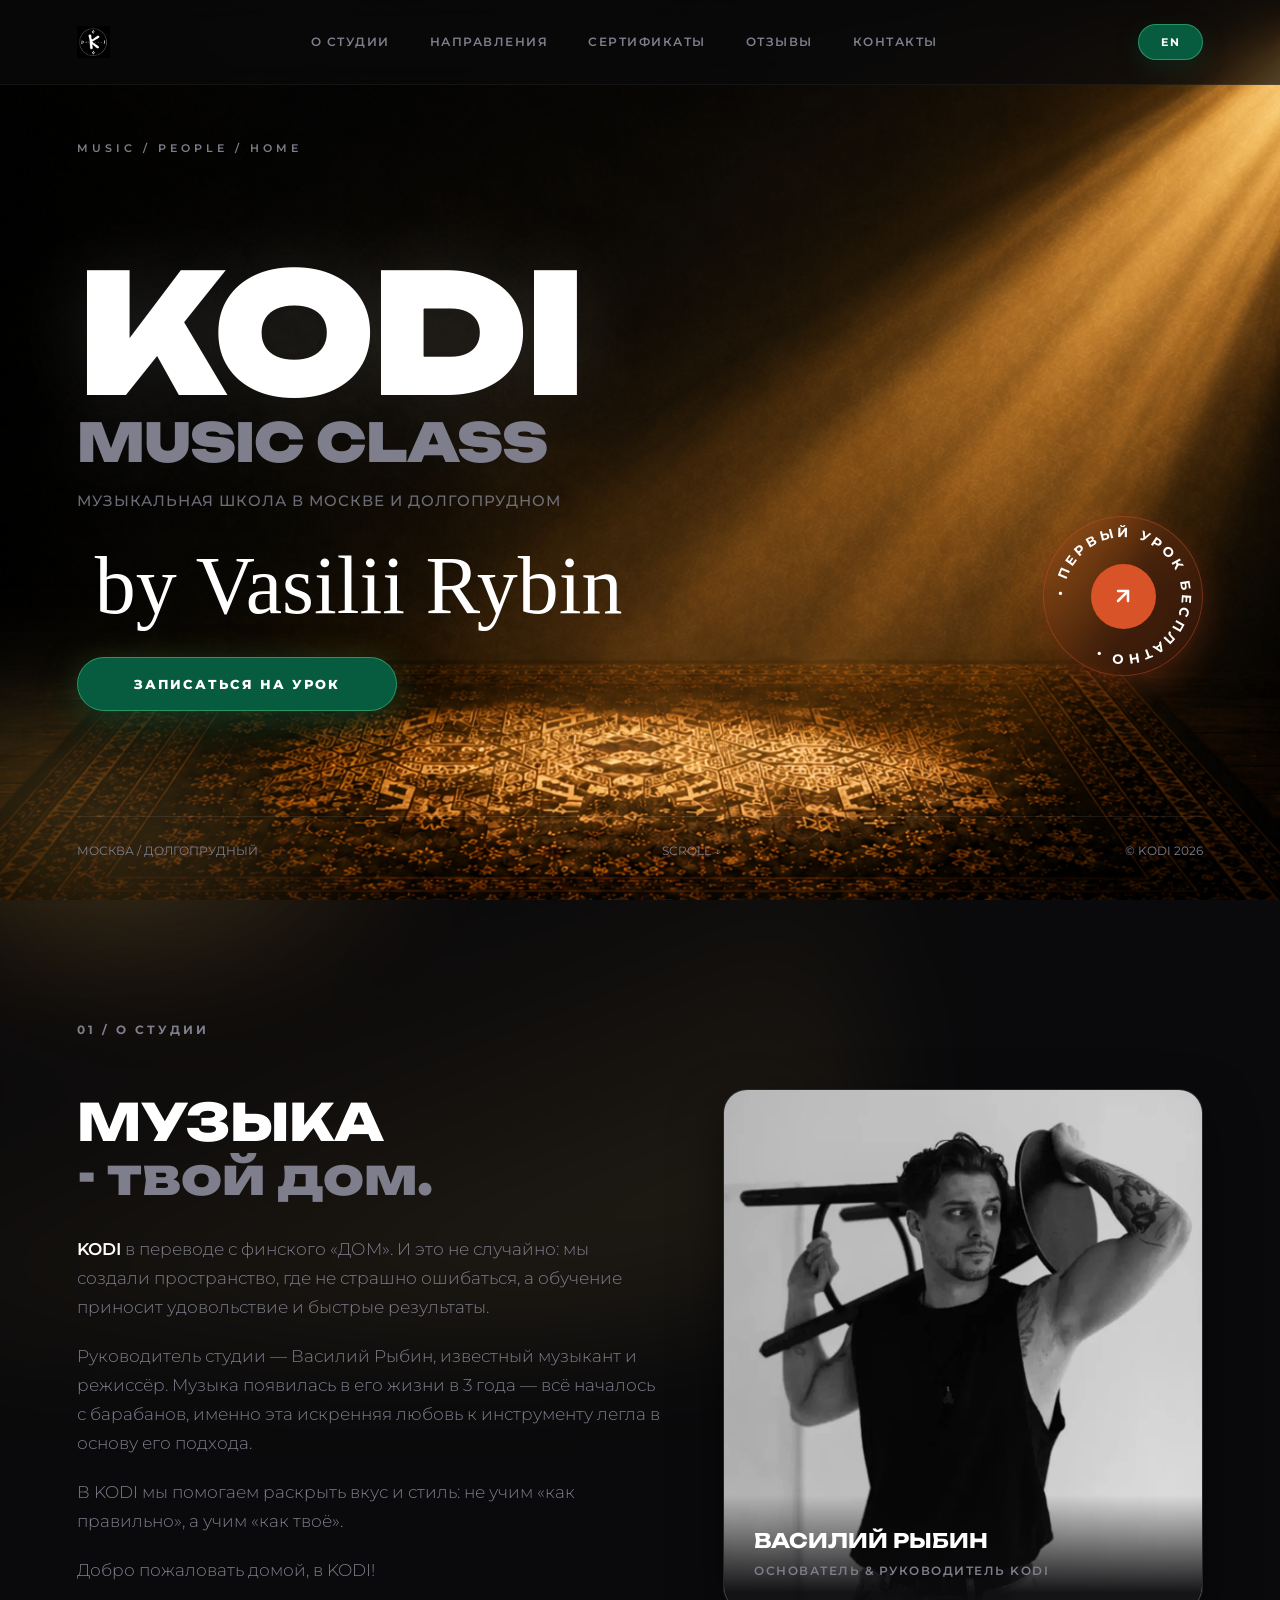
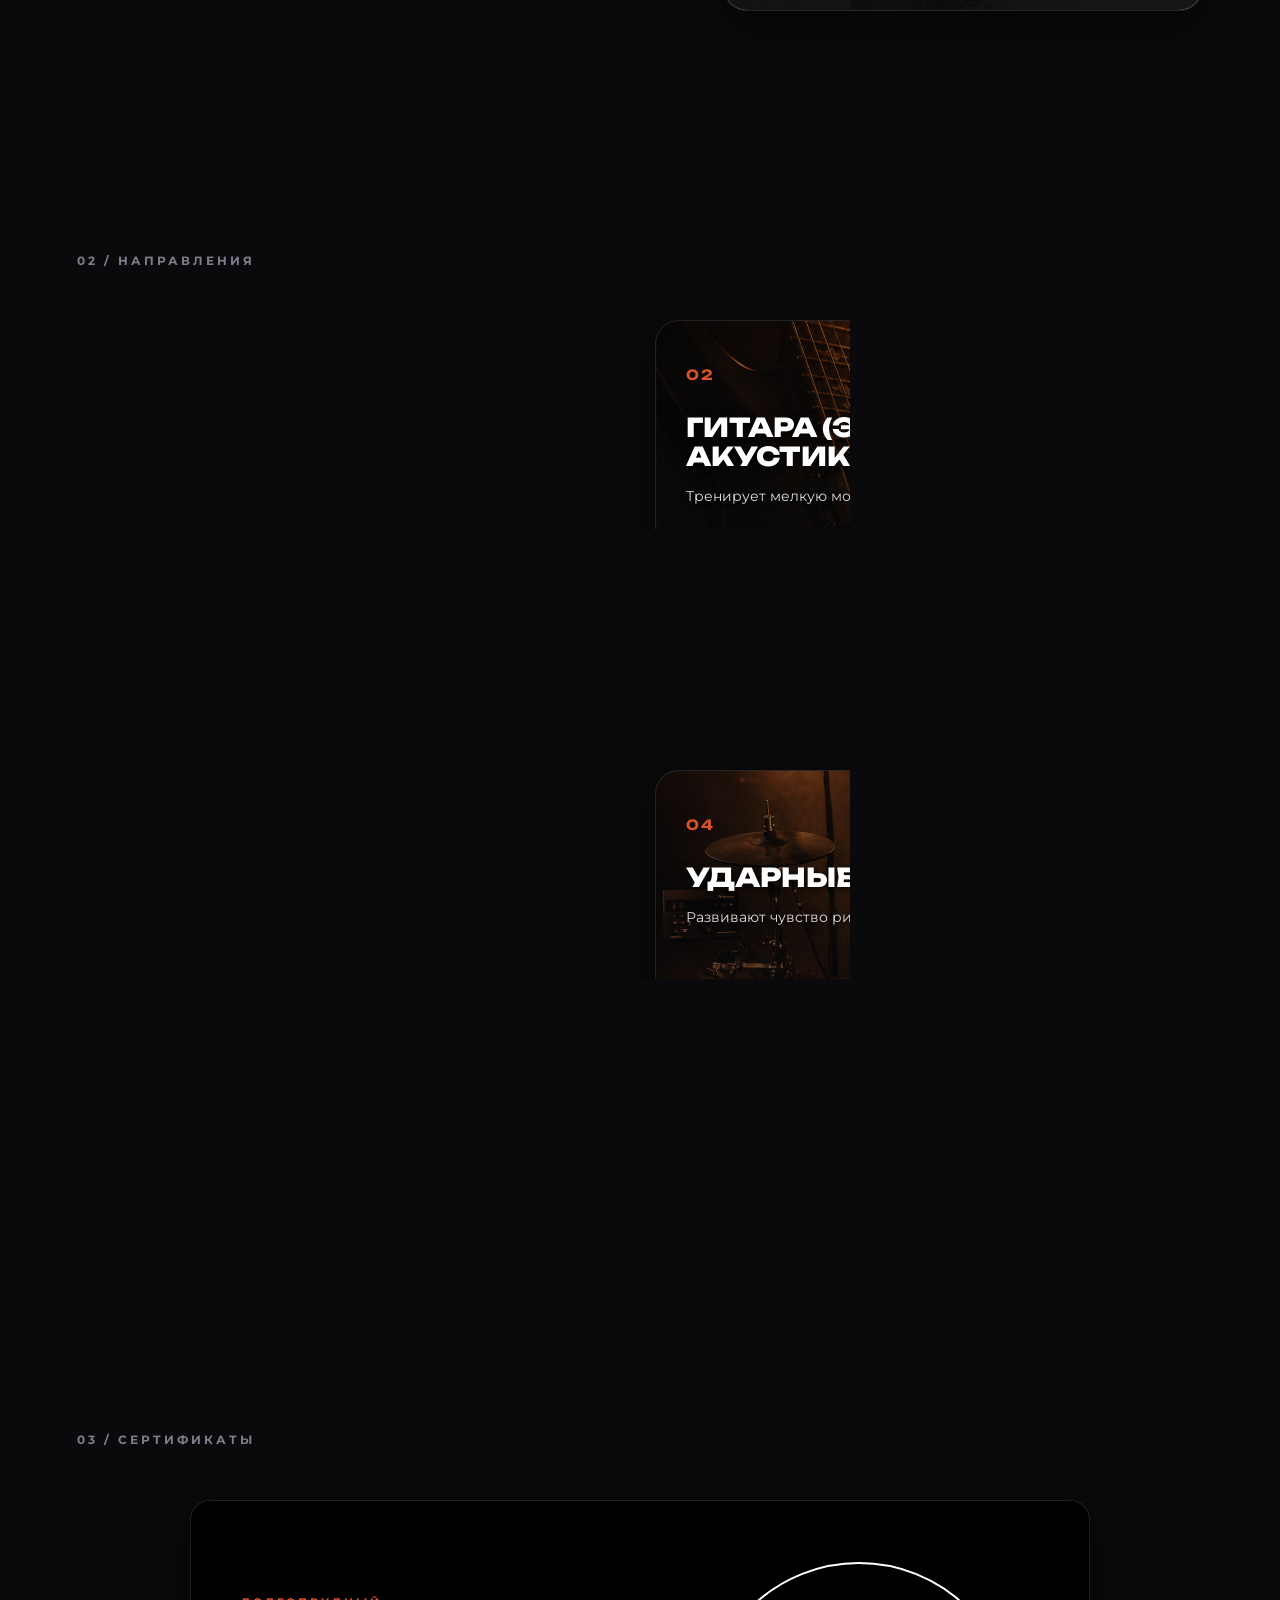
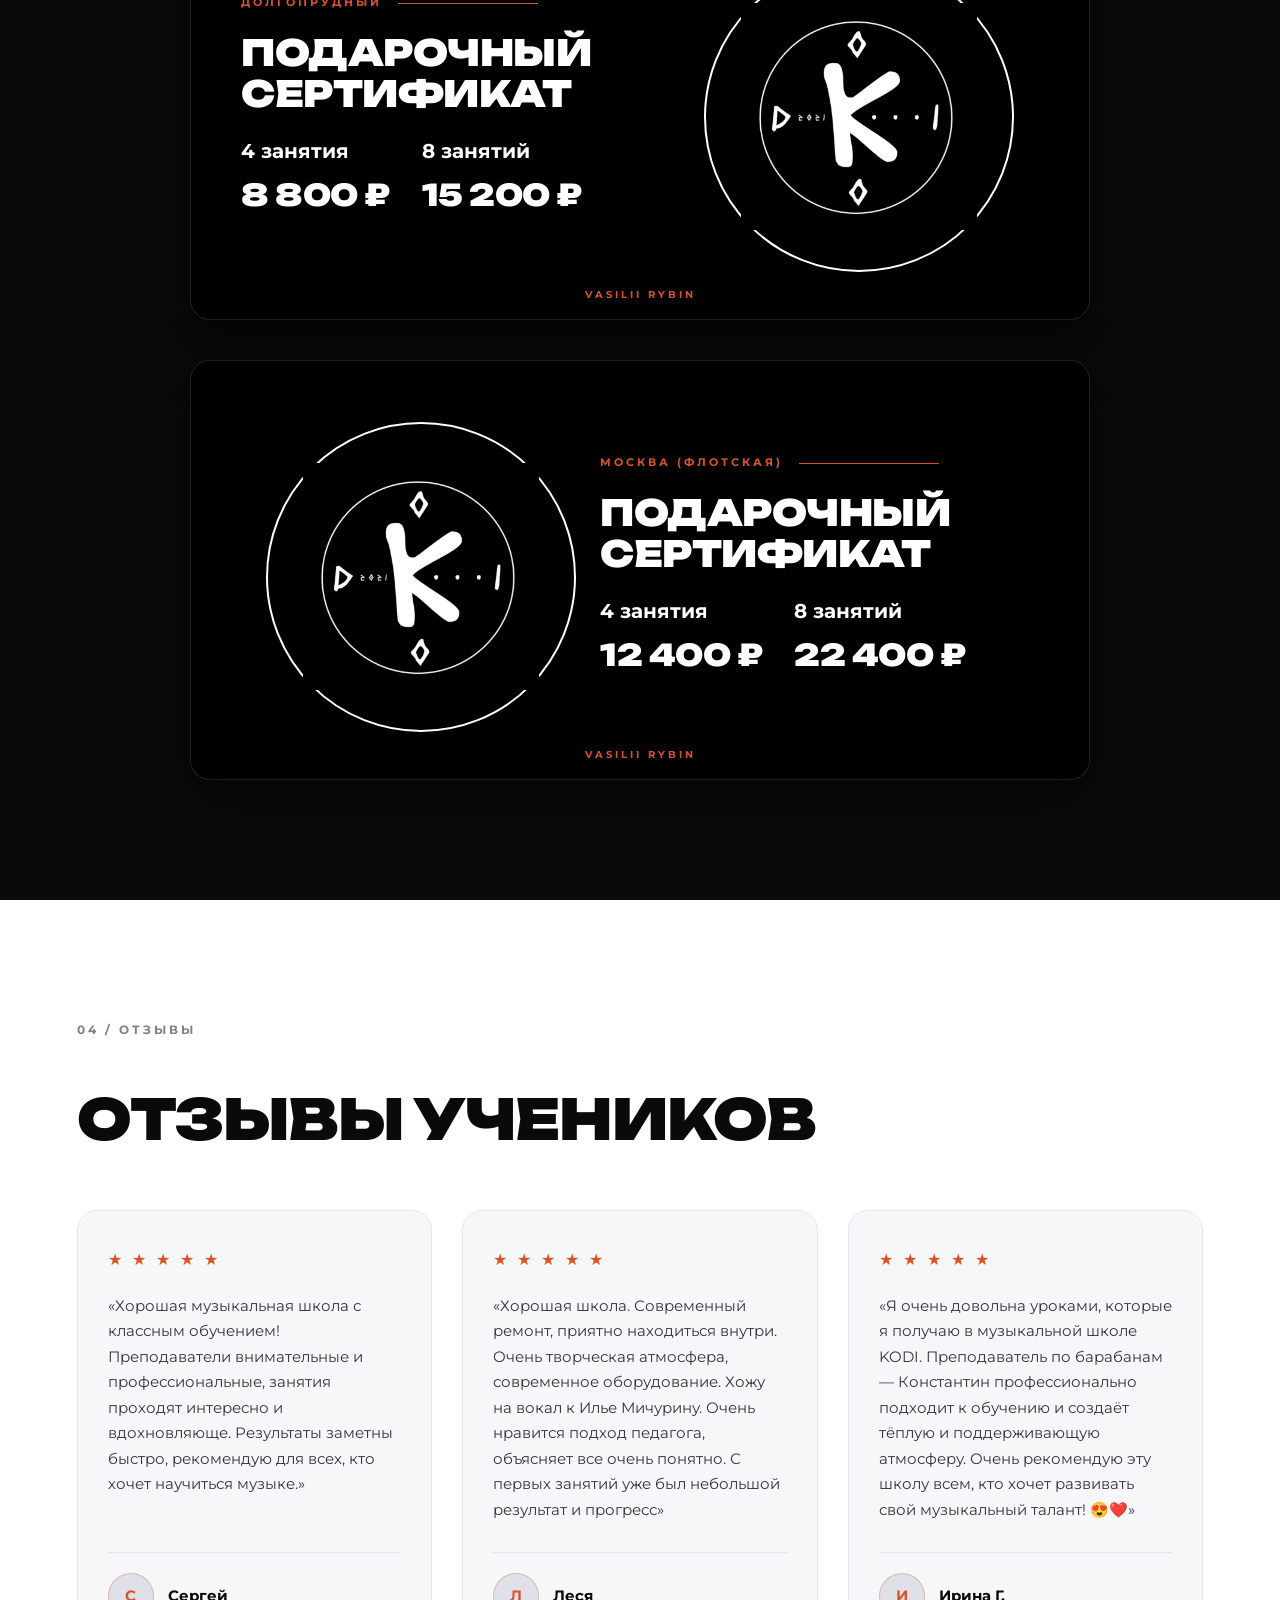
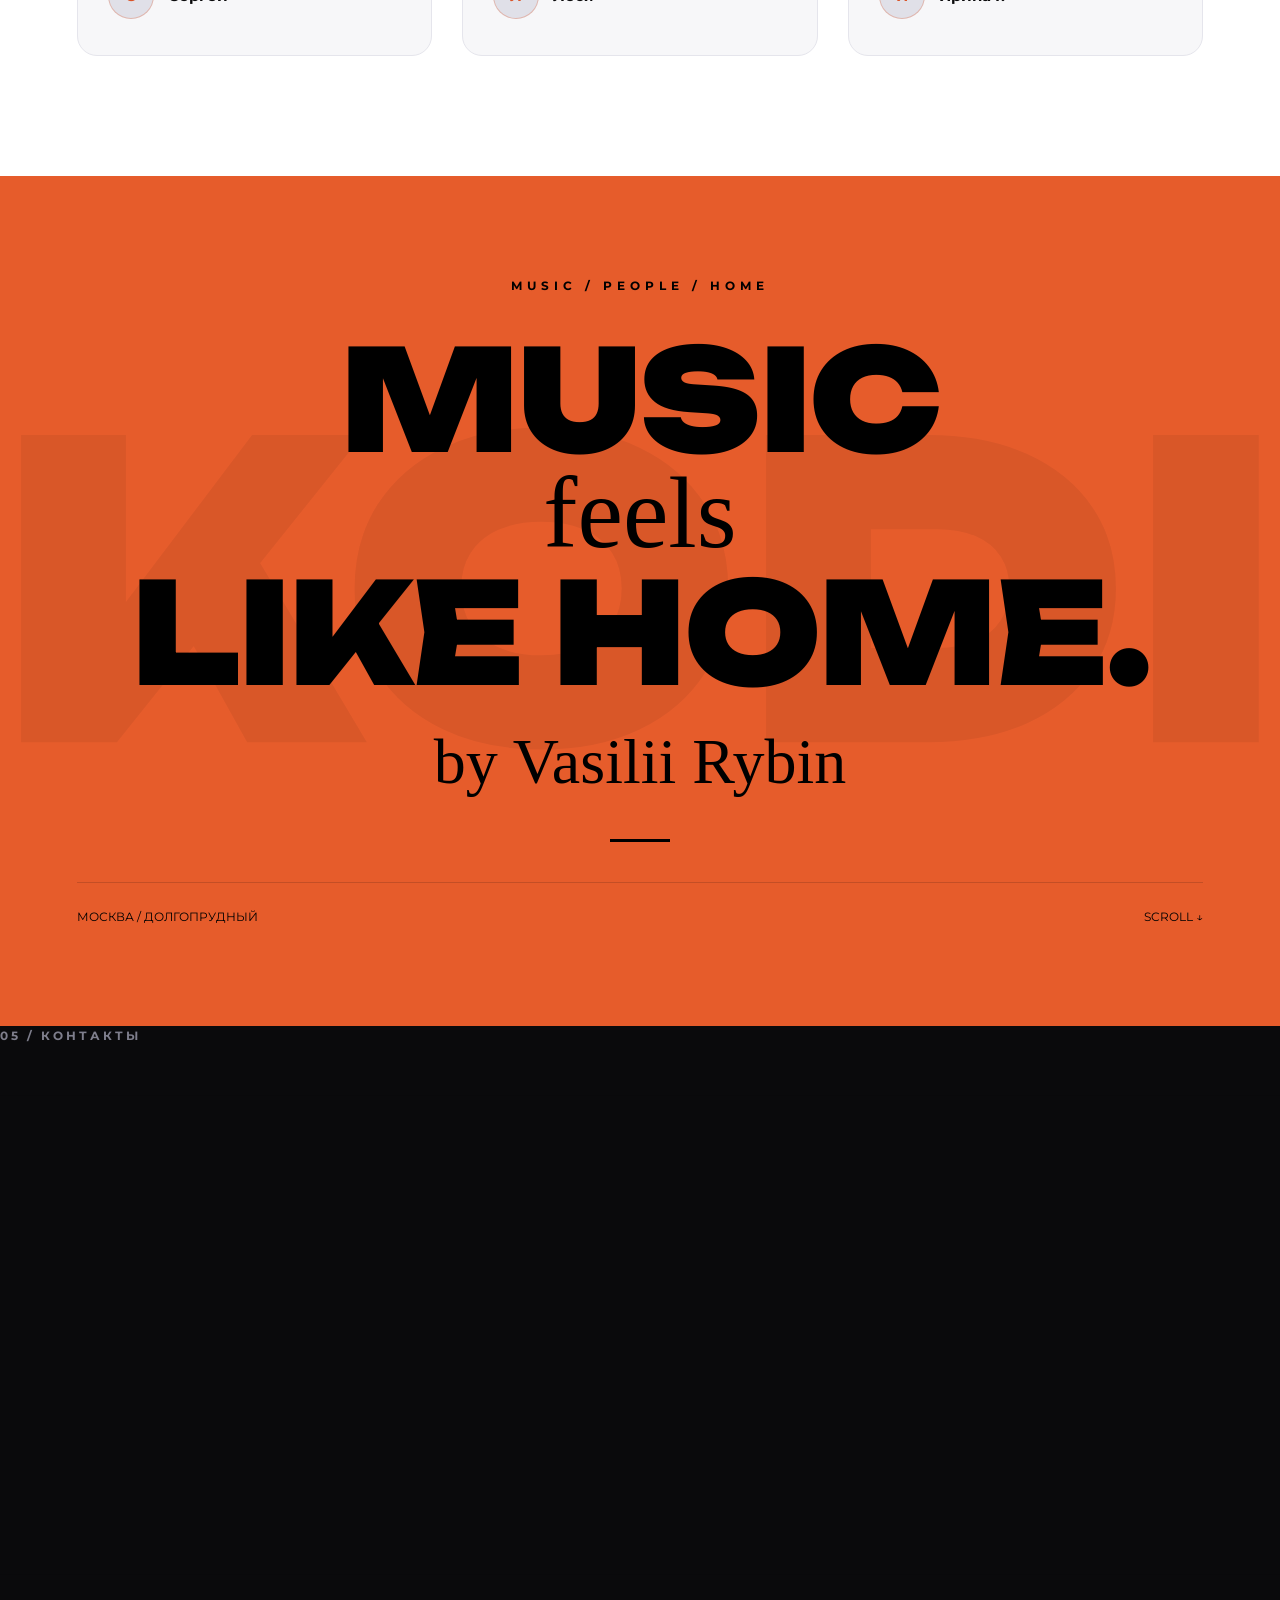
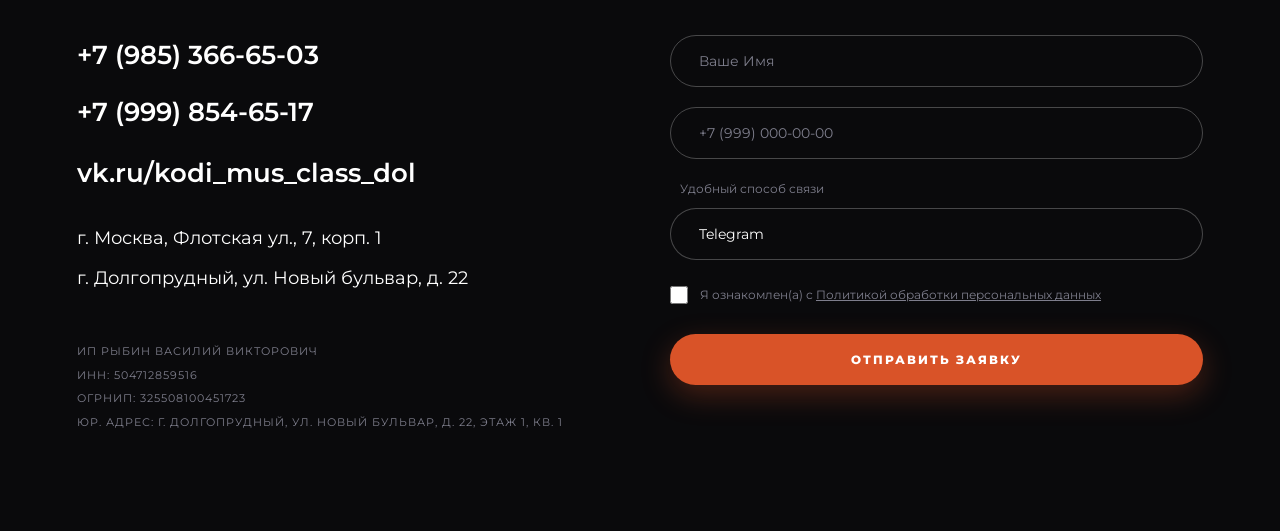
<file: index.html>
<!DOCTYPE html>
<html lang="ru">
<head>
    <meta charset="UTF-8">
    <meta name="viewport" content="width=device-width, initial-scale=1.0">
    <title>KODI MUSIC CLASS — Музыкальная школа в Москве и Долгопрудном</title>
    
    <link rel="preconnect" href="https://fonts.googleapis.com">
    <link rel="preconnect" href="https://fonts.gstatic.com" crossorigin>
    <link href="https://fonts.googleapis.com/css2?family=Montserrat:wght@300;400;500;600;700;800&family=Unbounded:wght@700;800;900&display=swap" rel="stylesheet">
    <link rel="stylesheet" href="css/style.css">

<script type="text/javascript">
        (function(m,e,t,r,i,k,a){
            m[i]=m[i]||function(){(m[i].a=m[i].a||[]).push(arguments)};
            m[i].l=1*new Date();
            for (var j = 0; j < document.scripts.length; j++) {if (document.scripts[j].src === r) { return; }}
            k=e.createElement(t),a=e.getElementsByTagName(t)[0],k.async=1,k.src=r,a.parentNode.insertBefore(k,a)
        })(window, document,'script','https://mc.yandex.ru/metrika/tag.js?id=112271681', 'ym');

        ym(112271681, 'init', {ssr:true, webvisor:true, clickmap:true, ecommerce:"dataLayer", referrer: document.referrer, url: location.href, accurateTrackBounce:true, trackLinks:true});
    </script>
<noscript><div><img src="https://mc.yandex.ru/watch/112271681" style="position:absolute; left:-9999px;" alt="" /></div></noscript>

</head>
<body>

    <header class="header">
        <a href="#home" class="logo"><img src="images/logo.png" alt="KODI" class="logo-img"></a>
        <nav class="nav" id="mainNav">
            <a href="#about">О СТУДИИ</a>
            <a href="#directions">НАПРАВЛЕНИЯ</a>
            <a href="#certificates">СЕРТИФИКАТЫ</a>
            <a href="#reviews">ОТЗЫВЫ</a>
            <a href="#contacts">КОНТАКТЫ</a>
        </nav>
        <div class="header-actions">
            <button class="language-switch" id="languageSwitch" type="button">EN</button>
            <button class="mobile-menu-button" id="mobileMenuButton" type="button" aria-label="Открыть меню" aria-expanded="false">
                <span></span><span></span>
            </button>
        </div>
    </header>

    <main>
        <section class="hero" id="home">
            <div class="hero-top">MUSIC / PEOPLE / HOME</div>

            <div class="hero-content">
                <div class="hero-title">
                    <h1>KODI<span>MUSIC CLASS</span></h1>
                </div>

                <p class="hero-subtitle">Музыкальная школа в Москве и Долгопрудном</p>

                <div class="hero-meta-row">
                    <div>
                        <div class="signature">by Vasilii Rybin</div>
                        <button class="hero-booking-button open-modal-btn">Записаться на урок</button>
                    </div>
                    
                    <div class="btn-round-wrapper open-modal-btn">
                        <div class="btn-round-text">
                            <svg viewBox="0 0 100 100">
                                <path id="textPath" d="M 50, 50 m -37, 0 a 37,37 0 1,1 74,0 a 37,37 0 1,1 -74,0" fill="none"/>
                                <text>
                                    <textPath href="#textPath" startOffset="0%">
                                        • ПЕРВЫЙ УРОК БЕСПЛАТНО •
                                    </textPath>
                                </text>
                            </svg>
                        </div>
                        <div class="btn-round-circle">
                            <svg viewBox="0 0 24 24">
                                <line x1="7" y1="17" x2="17" y2="7"></line>
                                <polyline points="7 7 17 7 17 17"></polyline>
                            </svg>
                        </div>
                    </div>
                </div>
            </div>

            <div class="hero-bottom">
                <span>МОСКВА / ДОЛГОПРУДНЫЙ</span>
                <span>SCROLL ↓</span>
                <span>© KODI 2026</span>
            </div>
        </section>

<section class="about" id="about">
            <span class="section-label">01 / О СТУДИИ</span>
            <div class="about-grid">
                <div class="about-info">
                    <h2>МУЗЫКА<br><span>- твой дом.</span></h2>
                    <div class="about-text">
                        <p><strong>KODI</strong> в переводе с финского «ДОМ». И это не случайно: мы создали пространство, где не страшно ошибаться, а обучение приносит удовольствие и быстрые результаты.</p>
                        <p>Руководитель студии—Василий Рыбин, известный музыкант и режиссёр. Музыка появилась в его жизни в 3 года — всё началось с барабанов, именно эта искренняя любовь к инструменту легла в основу его подхода.</p>
                        <p>В KODI мы помогаем раскрыть вкус и стиль: не учим «как правильно», а учим «как твоё».</p>
                        <p>Добро пожаловать домой, в KODI!</p>
                    </div>
                </div>

                <div class="founder-card">
                    <div class="founder-img-wrapper">
                        <img src="images/vasya.png" alt="Василий Рыбин" class="founder-img">
                        <div class="founder-overlay">
                            <span class="founder-name">Василий Рыбин</span>
                            <span class="founder-role">Основатель &amp; Руководитель KODI</span>
                        </div>
                    </div>
                </div>
            </div>
        </section>

<section class="directions" id="directions">
            <span class="section-label">02 / НАПРАВЛЕНИЯ</span>
            <div class="directions-grid">

                <div class="flip-container">
                    <div class="flip-card">
                        <div class="card-front card-front-vocal">
                            <div class="card-content">
                                <div>
                                    <div class="card-top">
                                        <span class="course-number">01</span>
                                        <div class="card-top-right flip-toggle">
                                            <span class="teachers-btn-label">Педагоги</span>
                                            <button class="flip-arrow-btn" title="Педагоги">
                                                <svg viewBox="0 0 24 24"><polyline points="9 18 15 12 9 6"></polyline></svg>
                                            </button>
                                        </div>
                                    </div>
                                    <h3 class="course-title">Вокал</h3>
                                    <p class="course-desc">Раскрывает эмоциональную выразительность и артистизм.</p>
                                </div>
                                <div class="course-action">
                                    <button class="course-submit-btn open-modal-btn" data-direction="Вокал">Записаться</button>
                                </div>
                            </div>
                        </div>
                        <div class="card-back">
                        <div class="card-content">
                            <div class="card-back-main">
                                <div class="card-top">
                                    <div class="card-top-right flip-toggle">
                                        <button class="flip-arrow-btn" title="Назад">
                                            <svg viewBox="0 0 24 24"><polyline points="15 18 9 12 15 6"></polyline></svg>
                                        </button>
                                        <span class="teachers-btn-label">Назад</span>
                                    </div>
                                    <span class="course-number">ПЕДАГОГИ</span>
                                </div>
                                
                                <div class="teachers-list">
                                    <div class="teacher-segment">
                                        <div class="teacher-location">ДОЛГОПРУДНЫЙ</div>
                                        <div class="teacher-item">
                                            <img src="images/anastasya.jpg" alt="Пьянкова Анастасия" class="teacher-avatar">
                                            <div class="teacher-info">
                                                <h4>Пьянкова Анастасия</h4>
                                                <p>Вокал</p>
                                            </div>
                                        </div>
                                    </div>
                                    <div class="teacher-segment">
                                        <div class="teacher-location">МОСКВА</div>
                                        <div class="teacher-item">
                                            <img src="images/ksenya.jpg" alt="Малкина Ксения" class="teacher-avatar">
                                            <div class="teacher-info">
                                                <h4>Малкина Ксения</h4>
                                                <p>Вокал</p>
                                            </div>
                                        </div>
                                        <div class="teacher-item">
                                            <img src="images/rafael.jpg" alt="Мавлекиев Рафаэль" class="teacher-avatar">
                                            <div class="teacher-info">
                                                <h4>Мавлекиев Рафаэль</h4>
                                                <p>Вокал</p>
                                            </div>
                                        </div>
                                        <div class="teacher-item">
                                            <img src="images/anastasya.jpg" alt="Чернушкин Сергей" class="teacher-avatar">
                                            <div class="teacher-info">
                                                <h4>Пьянкова Анастасия</h4>
                                                <p>Вокал</p>
                                            </div>
                                        </div>
                                    </div>
                                </div>
                            </div>
                            
                            <div class="course-action">
                                <button class="course-submit-btn open-modal-btn" data-direction="Вокал">Записаться</button>
                            </div>
                        </div>
                    </div>
                    </div>
                </div>

                <div class="flip-container">
                    <div class="flip-card">
                        <div class="card-front card-front-guitar">
                            <div class="card-content">
                                <div>
                                    <div class="card-top">
                                        <span class="course-number">02</span>
                                        <div class="card-top-right flip-toggle">
                                            <span class="teachers-btn-label">Педагоги</span>
                                            <button class="flip-arrow-btn" title="Педагоги">
                                                <svg viewBox="0 0 24 24"><polyline points="9 18 15 12 9 6"></polyline></svg>
                                            </button>
                                        </div>
                                    </div>
                                    <h3 class="course-title">Гитара (Электро/Акустика)</h3>
                                    <p class="course-desc">Тренирует мелкую моторику и понимание гармонии.</p>
                                </div>
                                <div class="course-action">
                                    <button class="course-submit-btn open-modal-btn" data-direction="Гитара / Укулеле">Записаться</button>
                                </div>
                            </div>
                        </div>
                        <div class="card-back">
                            <div class="card-content">
                                <div>
                                    <div class="card-top">
                                        <div class="card-top-right flip-toggle">
                                            <button class="flip-arrow-btn" title="Назад">
                                                <svg viewBox="0 0 24 24"><polyline points="15 18 9 12 15 6"></polyline></svg>
                                            </button>
                                            <span class="teachers-btn-label">Назад</span>
                                        </div>
                                        <span class="course-number">ПЕДАГОГИ</span>
                                    </div>
                                    <div class="teachers-list">
                                        <div class="teacher-segment">
                                            <div class="teacher-location">ДОЛГОПРУДНЫЙ</div>
                                            <div class="teacher-item">
                                                <img src="images/polina.jpg" alt="Суздалева Полина" class="teacher-avatar">
                                                <div class="teacher-info">
                                                    <h4>Суздалева Полина</h4>
                                                    <p>Гитара</p>
                                                </div>
                                            </div>
                                        </div>
                                        <div class="teacher-segment">
                                            <div class="teacher-location">МОСКВА</div>
                                            <div class="teacher-item">
                                                <img src="images/rafael.jpg" alt="Мавлекиев Рафаэль" class="teacher-avatar">
                                                <div class="teacher-info">
                                                    <h4>Мавлекиев Рафаэль</h4>
                                                    <p>Гитара (акустика/электро)</p>
                                                </div>
                                            </div>
                                            <div class="teacher-item">
                                                <img src="images/chernushkin.jpg" alt="Чернушкин Сергей" class="teacher-avatar">
                                                <div class="teacher-info">
                                                    <h4>Чернушкин Сергей</h4>
                                                    <p>Гитара (акустика/электро)</p>
                                                </div>
                                            </div>
                                        </div>
                                    </div>
                                </div>
                                <div class="course-action">
                                    <button class="course-submit-btn open-modal-btn" data-direction="Гитара / Укулеле">Записаться</button>
                                </div>
                            </div>
                        </div>
                    </div>
                </div>

                <div class="flip-container">
                    <div class="flip-card">
                        <div class="card-front card-front-piano">
                            <div class="card-content">
                                <div>
                                    <div class="card-top">
                                        <span class="course-number">03</span>
                                        <div class="card-top-right flip-toggle">
                                            <span class="teachers-btn-label">Педагоги</span>
                                            <button class="flip-arrow-btn" title="Педагоги">
                                                <svg viewBox="0 0 24 24"><polyline points="9 18 15 12 9 6"></polyline></svg>
                                            </button>
                                        </div>
                                    </div>
                                    <h3 class="course-title">Фортепиано</h3>
                                    <p class="course-desc">Совершенствует музыкальный слух и синхронную работу обеих рук.</p>
                                </div>
                                <div class="course-action">
                                    <button class="course-submit-btn open-modal-btn" data-direction="Фортепиано">Записаться</button>
                                </div>
                            </div>
                        </div>
                        <div class="card-back">
                            <div class="card-content">
                                <div>
                                    <div class="card-top">
                                        <div class="card-top-right flip-toggle">
                                            <button class="flip-arrow-btn" title="Назад">
                                                <svg viewBox="0 0 24 24"><polyline points="15 18 9 12 15 6"></polyline></svg>
                                            </button>
                                            <span class="teachers-btn-label">Назад</span>
                                        </div>
                                        <span class="course-number">ПЕДАГОГИ</span>
                                    </div>
                                    <div class="teachers-list">
                                        <div class="teacher-segment">
                                            <div class="teacher-location">ДОЛГОПРУДНЫЙ</div>
                                        </div>
                                        <div class="teacher-segment">
                                            <div class="teacher-location">МОСКВА</div>
                                            <div class="teacher-item">
                                                <img src="images/chernushkin.jpg" alt="Чернушкин Сергей" class="teacher-avatar">
                                                <div class="teacher-info">
                                                    <h4>Чернушкин Сергей</h4>
                                                    <p>Фортепиано</p>
                                                </div>
                                            </div>
                                        </div>
                                    </div>
                                </div>
                                <div class="course-action">
                                    <button class="course-submit-btn open-modal-btn" data-direction="Фортепиано">Записаться</button>
                                </div>
                            </div>
                        </div>
                    </div>
                </div>

                <div class="flip-container">
                    <div class="flip-card">
                        <div class="card-front card-front-drums">
                            <div class="card-content">
                                <div>
                                    <div class="card-top">
                                        <span class="course-number">04</span>
                                        <div class="card-top-right flip-toggle">
                                            <span class="teachers-btn-label">Педагоги</span>
                                            <button class="flip-arrow-btn" title="Педагоги">
                                                <svg viewBox="0 0 24 24"><polyline points="9 18 15 12 9 6"></polyline></svg>
                                            </button>
                                        </div>
                                    </div>
                                    <h3 class="course-title">Ударные</h3>
                                    <p class="course-desc">Развивают чувство ритма и координацию движений.</p>
                                </div>
                                <div class="course-action">
                                    <button class="course-submit-btn open-modal-btn" data-direction="Барабаны">Записаться</button>
                                </div>
                            </div>
                        </div>
                        <div class="card-back">
                            <div class="card-content">
                                <div>
                                    <div class="card-top">
                                        <div class="card-top-right flip-toggle">
                                            <button class="flip-arrow-btn" title="Назад">
                                                <svg viewBox="0 0 24 24"><polyline points="15 18 9 12 15 6"></polyline></svg>
                                            </button>
                                            <span class="teachers-btn-label">Назад</span>
                                        </div>
                                        <span class="course-number">ПЕДАГОГИ</span>
                                    </div>
                                    <div class="teachers-list">
                                        <div class="teacher-segment">
                                            <div class="teacher-location">ДОЛГОПРУДНЫЙ</div>
                                        </div>
                                        <div class="teacher-segment">
                                            <div class="teacher-location">МОСКВА</div>
                                        </div>
                                    </div>
                                </div>
                                <div class="course-action">
                                    <button class="course-submit-btn open-modal-btn" data-direction="Барабаны">Записаться</button>
                                </div>
                            </div>
                        </div>
                    </div>
                </div>
            </div>
        </section>

<section class="certificates" id="certificates">
            <span class="section-label">03 / СЕРТИФИКАТЫ</span>
            <div class="certificates-container">

<div class="cert-card-ref">
                    <div class="cert-text-col">
                        <div class="cert-header-line">
                            <span class="cert-header-title">ДОЛГОПРУДНЫЙ</span>
                            <div class="cert-header-divider"></div>
                        </div>
                        <h3 class="cert-main-title">ПОДАРОЧНЫЙ<br>СЕРТИФИКАТ</h3>
                        <div class="cert-prices-grid">
                            <div class="cert-price-item">
                                <span>4 занятия</span>
                                <div class="cert-price-value-ref">8 800 ₽</div>
                            </div>
                            <div class="cert-price-item">
                                <span>8 занятий</span>  
                                <div class="cert-price-value-ref">15 200 ₽</div>
                            </div>
                        </div>
                    </div>
                    <div class="cert-logo-col">
                        <div class="cert-logo-circle">
                            <img src="images/logo.png" alt="KODI MUSIC CLASS">
                        </div>
                    </div>
                    <div class="cert-author-footer">VASILII RYBIN</div>
                </div>

<div class="cert-card-ref reverse">
                    <div class="cert-text-col">
                        <div class="cert-header-line">
                            <span class="cert-header-title">МОСКВА (ФЛОТСКАЯ)</span>
                            <div class="cert-header-divider"></div>
                        </div>
                        <h3 class="cert-main-title">ПОДАРОЧНЫЙ<br>СЕРТИФИКАТ</h3>
                        <div class="cert-prices-grid">
                            <div class="cert-price-item">
                                <span>4 занятия</span>
                                <div class="cert-price-value-ref">12 400 ₽</div>
                            </div>
                            <div class="cert-price-item">
                                <span>8 занятий</span>  
                                <div class="cert-price-value-ref">22 400 ₽</div>
                            </div>
                        </div>
                    </div>
                    <div class="cert-logo-col">
                        <div class="cert-logo-circle">
                            <img src="images/logo.png" alt="KODI MUSIC CLASS">
                        </div>
                    </div>
                    <div class="cert-author-footer">VASILII RYBIN</div>
                </div>
            </div>
        </section>

<section class="reviews-section" id="reviews">
            <span class="section-label">04 / ОТЗЫВЫ</span>
            <div class="reviews-header">
                <h2 id="reviewsTitle">ОТЗЫВЫ УЧЕНИКОВ</h2>
            </div>
            <div class="reviews-grid">
                <div class="review-card">
                    <div>
                        <div class="review-stars">★ ★ ★ ★ ★</div>
                        <p class="review-text">«Хорошая музыкальная школа с классным обучением! Преподаватели внимательные и профессиональные, занятия проходят интересно и вдохновляюще. Результаты заметны быстро, рекомендую для всех, кто хочет научиться музыке.»</p>
                    </div>
                    <div class="review-author">
                        <div class="review-avatar">С</div>
                        <div class="review-author-info">
                            <h4>Сергей</h4>
                        </div>
                    </div>
                </div>

                <div class="review-card">
                    <div>
                        <div class="review-stars">★ ★ ★ ★ ★</div>
                        <p class="review-text">«Хорошая школа. Современный ремонт, приятно находиться внутри. Очень творческая атмосфера, современное оборудование. Хожу на вокал к Илье Мичурину. Очень нравится подход педагога, объясняет все очень понятно. С первых занятий уже был небольшой результат и прогресс»</p>
                    </div>
                    <div class="review-author">
                        <div class="review-avatar">Л</div>
                        <div class="review-author-info">
                            <h4>Леся</h4>
                        </div>
                    </div>
                </div>

                <div class="review-card">
                    <div>
                        <div class="review-stars">★ ★ ★ ★ ★</div>
                        <p class="review-text">«Я очень довольна уроками , которые я получаю в музыкальной школе Kodi. Преподаватель по барабанам - Константин профессионально подходит к обучению и создаёт теплую и поддерживающую атмосферу. Особенно хочу отметить качество обучения игре на барабанах — занятия интересные, информативные и эффективные. Благодаря музыкальной школе Kodi я значительно улучшила свои навыки и стала более уверенно играть на этом инструменте. Очень рекомендую эту школу всем, кто хочет развивать свой музыкальный талант!😍❤️»</p>
                    </div>
                    <div class="review-author">
                        <div class="review-avatar">И</div>
                        <div class="review-author-info">
                            <h4>Ирина Г.</h4>
                        </div>
                    </div>
                </div>
            </div>
        </section>

<section class="poster-banner" id="poster">
            <div class="poster-top-tag">MUSIC / PEOPLE / HOME</div>
            <div class="poster-center-content">
                <div class="poster-watermark">KODI</div>
                <h2 class="poster-title">MUSIC</h2>
                <span class="poster-script">feels</span>
                <h2 class="poster-title">LIKE HOME.</h2>
                <span class="poster-by">by Vasilii Rybin</span>
                <div class="poster-divider"></div>
            </div>
            <div class="hero-bottom">
                <span>МОСКВА / ДОЛГОПРУДНЫЙ</span>
                <span>© KODI 2026</span>
            </div>
        </section>

<section class="contacts-section" id="contacts">
            <span class="section-label">05 / КОНТАКТЫ</span>
            
            <div class="map-container" id="yandexMap"></div>

            <div class="contacts-container">
                <div class="contacts-info">
                    <div class="contacts-block">
                        <div class="phone-item">
                            <a href="tel:+79853666503" class="phone-number">+7 (985) 366-65-03</a>
                        </div>
                        <div class="phone-item">
                            <a href="tel:+79998546517" class="phone-number">+7 (999) 854-65-17</a>
                        </div>
                    </div>

                    <a href="https://vk.ru/kodi_mus_class_dol" class="contact-item-main">vk.ru/kodi_mus_class_dol</a>

                    <div class="contacts-address-group">
                        <div class="contact-address">г. Москва, Флотская ул., 7, корп. 1</div>
                        <div class="contact-address">г. Долгопрудный, ул. Новый бульвар, д. 22</div>
                    </div>

                    <div class="contacts-legal">
                        <span>ИП Рыбин Василий Викторович</span>
                        <span>ИНН: 504712859516</span>
                        <span>ОГРНИП: 325508100451723</span>
                        <span>Юр. адрес: г. Долгопрудный, ул. Новый бульвар, д. 22, этаж 1, кв. 1</span>
                    </div>
                </div>

                <form class="contacts-form" id="footerContactsForm">
                    <input type="text" class="input-styled" id="footerName" placeholder="Ваше Имя" required>
                    <input type="tel" class="input-styled" id="footerPhone" placeholder="+7 (999) 000-00-00" required>

                    <span class="field-label-small">Удобный способ связи</span>
                    <select class="input-styled select-styled" id="footerMethod">
                        <option value="Telegram">Telegram</option>
                        <option value="Max">Max</option>
                        <option value="Звонок">Обратный звонок</option>
                    </select>

                    <label class="checkbox-container">
                        <input type="checkbox" required>
                        <span><span class="consent-prefix">Я ознакомлен(а) с</span> <a href="#privacyModal" class="open-privacy-modal">Политикой обработки персональных данных</a></span>
                    </label>

                    <button type="submit" class="contact-submit-btn" id="footerSubmitBtn">Отправить заявку</button>
                </form>
            </div>
        </section>
    </main>

<div class="modal-overlay" id="modalOverlay">
        <div class="modal-card">
            <button class="modal-close" id="modalClose">&times;</button>
            <h3 class="modal-title">БЕСПЛАТНЫЙ УРОК</h3>
            <p class="modal-subtitle">Заполните форму и выберите удобный способ связи.</p>

            <form id="bookingForm">
                <div class="form-group">
                    <label class="form-label">Филиал</label>
                    <select class="form-control" id="branchSelect">
                        <option>г. Долгопрудный, ул. Новый бульвар, д. 22</option>
                        <option>г. Москва, Флотская ул., 7, корп. 1</option>
                    </select>
                </div>

                <div class="form-group">
                    <label class="form-label">Как с вами связаться?</label>
                    <select class="form-control" id="contactMethodSelect">
                        <option>Обратный звонок</option>
                        <option>Telegram</option>
                        <option>Max</option>
                    </select>
                </div>

                <div class="form-group">
                    <label class="form-label">Ваше имя</label>
                    <input type="text" class="form-control" id="userNameInput" placeholder="Иван" required>
                </div>

                <div class="form-group">
                    <label class="form-label">Номер телефона / никнейм</label>
                    <input type="text" class="form-control" id="userContactInput" placeholder="+7 (999) 000-00-00 или @username" required>
                </div>

                <div class="form-group">
                    <label class="form-label">Направление</label>
                    <select class="form-control" id="directionSelect">
                        <option value="Вокал">Вокал</option>
                        <option value="Гитара (Электро/Акустика)">Гитара (Электро/Акустика)</option>
                        <option value="Фортепиано">Фортепиано</option>
                        <option value="Барабаны">Барабаны</option>
                    </select>
                </div>

                <button type="submit" class="modal-submit" id="submitBtn">Отправить заявку</button>
            </form>
        </div>
    </div>

<div class="modal-overlay privacy-modal-overlay" id="privacyModal">
        <div class="modal-card privacy-modal-card">
            <button class="modal-close privacy-modal-close" type="button">&times;</button>
            <h3 class="modal-title">Политика в отношении обработки персональных данных</h3>
            <div class="privacy-modal-body">
                <p><strong>1. Общие положения</strong> Настоящая политика обработки персональных данных составлена в соответствии с требованиями Федерального закона от 27.07.2006. № 152-ФЗ «О персональных данных» (далее — Закон о персональных данных) и определяет порядок обработки персональных данных и меры по обеспечению безопасности персональных данных, предпринимаемые <strong>ИП Рыбиным Василием Викторовичем</strong> (ИНН 504712859516, ОГРНИП 325508100451723) (далее — Оператор).</p>
                <p>1.1. Администратором (владельцем) веб-сайта и доменного имени является физическое лицо (Титова Д. А.). Права на использование веб-сайта, сбор и обработку поступающих заявок переданы Оператору (ИП Рыбин В. В.) на законных основаниях.</p>
                <p>1.2. Оператор ставит своей важнейшей целью и условием осуществления своей деятельности соблюдение прав и свобод человека и гражданина при обработке его персональных данных, в том числе защиты прав на неприкосновенность частной жизни, личную и семейную тайну.</p>
                <p>1.3. Настоящая политика Оператора в отношении обработки персональных данных (далее — Политика) применяется ко всей информации, которую Оператор может получить о посетителях веб-сайта <a href="https://kodi-music-class.ru" target="_blank" rel="noopener"><strong>https://kodi-music-class.ru</strong></a>.</p>
                <h4>2. Основные понятия</h4>
                <p>2.1. Веб-сайт — совокупность графических и информационных материалов, а также программ для ЭВМ и баз данных, обеспечивающих их доступность в сети интернет по сетевому адресу <a href="https://kodi_music_class.ru" target="_blank" rel="noopener"><strong>https://kodi_music_class.ru</strong></a>.</p>
                <p>2.2. Пользователь — любой посетитель веб-сайта <a href="https://kodi-music-class.ru" target="_blank" rel="noopener"><strong>https://kodi-music-class.ru</strong></a>.</p>
                <p>2.3. Персональные данные — любая информация, относящаяся прямо или косвенно к определенному или определяемому Пользователю веб-сайта.</p>
                <p>2.4. Обработка персональных данных — любое действие (операция) или совокупность действий, совершаемых с использованием средств автоматизации или без использования таких средств с персональными данными (сбор, запись, систематизация, накопление, хранение, уточнение, извлечение, использование, передача, удаление, уничтожение).</p>

                <h4>3. Основные права и обязанности Оператора и Пользователей</h4>
                <p>3.1. Оператор имеет право получать от субъекта персональных данных достоверные данные, необходимые для записи на бесплатный урок.</p>
                <p>3.2. Оператор обязан обрабатывать персональные данные в соответствии с законодательством РФ, принимать необходимые правовые, организационные и технические меры для защиты данных от неправомерного доступа.</p>
                <p>3.3. Пользователь имеет право на получение информации, касающейся обработки его персональных данных, а также на их актуализацию или отзыв согласия.</p>
                <p>3.4. Пользователь обязан предоставлять Оператору достоверные сведения о себе.</p>

                <h4>4. Принципы обработки персональных данных</h4>
                <p>4.1. Обработка персональных данных осуществляется на законной и справедливой основе.</p>
                <p>4.2. Обработка ограничивается достижением конкретных, заранее определенных и законных целей.</p>
                <p>4.3. Содержание и объем обрабатываемых персональных данных соответствуют заявленным целям обработки (не допускается избыточность данных).</p>

                <h4>5. Цели обработки персональных данных</h4>
                <p><strong>Цель обработки:</strong> Запись Пользователя на пробный (бесплатный) урок, организация обратной связи и консультирование по услугам.</p>
                <p><strong>Персональные данные:</strong> Имя, номер телефона, имя пользователя/никнейм в мессенджере (Telegram).</p>
                <p><strong>Правовые основания:</strong> Закон РФ № 152-ФЗ «О персональных данных», согласие Пользователя, выраженное путем заполнения и отправки формы на сайте.</p>
                <p><strong>Виды обработки:</strong> Сбор, запись, систематизация, накопление, хранение, уточнение (обновление, изменение), использование, удаление, уничтожение.</p>

                <h4>6. Порядок сбора, хранения и передачи персональных данных</h4>
                <p>6.1. Безопасность персональных данных обеспечивается путем реализации правовых, организационных и технических мер, необходимых для выполнения требований законодательства.</p>
                <p>6.2. Для приема и обработки заявок Оператор использует сторонние сервисы, включая Telegram-бота (передача информации менеджеру для связи с Пользователем).</p>
                <p>6.3. Персональные данные Пользователя никогда и ни при каких условиях не будут переданы третьим лицам, за исключением случаев, связанных с исполнением действующего законодательства.</p>
                <p>6.4. Срок обработки персональных данных определяется достижением целей, для которых они были собраны. Пользователь может в любой момент отозвать свое согласие на обработку персональных данных, направив обращение в личные сообщения официальной группы ВКонтакте: <strong>vk.ru/kodi_mus_class_dol</strong> с пометкой «Отзыв согласия на обработку персональных данных».</p>

                <h4>7. Заключительные положения</h4>
                <p>7.1. Пользователь может получить любые разъяснения по вопросам обработки его персональных данных, обратившись к Оператору через официальное сообщество ВКонтакте: <strong>vk.ru/kodi_mus_class_dol</strong>.</p>
                <p>7.2. В данном документе отражаются любые изменения политики обработки персональных данных Оператором. Политика действует бессрочно до замены ее новой версией.</p>
                <p>7.3. Актуальная версия Политики в свободном доступе в футере сайта.</p>
            </div>
        </div>
    </div>

    <script>
    (function () {
        const privacyModal = document.getElementById('privacyModal');
        const languageSwitch = document.getElementById('languageSwitch');
        let currentLanguage = 'ru';

        function openPrivacy() {
            if (!privacyModal) return;
            privacyModal.classList.add('active');
            document.body.style.overflow = 'hidden';
        }

        function closePrivacy() {
            if (!privacyModal) return;
            privacyModal.classList.remove('active');
            document.body.style.overflow = '';
        }

        document.querySelectorAll('.open-privacy-modal').forEach(function (link) {
            link.addEventListener('click', function (event) {
                event.preventDefault();
                openPrivacy();
            });
        });

        const privacyClose = document.querySelector('.privacy-modal-close');
        if (privacyClose) privacyClose.addEventListener('click', closePrivacy);
        if (privacyModal) {
            privacyModal.addEventListener('click', function (event) {
                if (event.target === privacyModal) closePrivacy();
            });
        }
        document.addEventListener('keydown', function (event) {
            if (event.key === 'Escape') closePrivacy();
        });

        const translations = {
            ru: {
                nav: ['О СТУДИИ', 'НАПРАВЛЕНИЯ', 'СЕРТИФИКАТЫ', 'ОТЗЫВЫ', 'КОНТАКТЫ'],
                heroTop: 'MUSIC / PEOPLE / HOME',
                heroSubtitle: 'Музыкальная школа в Москве и Долгопрудном',
                heroButton: 'Записаться на урок',
                freeLesson: '• ПЕРВЫЙ УРОК БЕСПЛАТНО •',
                location: 'МОСКВА / ДОЛГОПРУДНЫЙ',
                scroll: 'SCROLL ↓',
                aboutLabel: '01 / О СТУДИИ',
                aboutTitle: 'МУЗЫКА<br><span>- твой дом.</span>',
                aboutP1: '<strong>KODI</strong> — в переводе с финского «ДОМ». И это не случайно: мы создали пространство, где не страшно ошибаться, а обучение приносит удовольствие и быстрые результаты.',
                aboutP2: 'Руководитель студии—Василий Рыбин, известный музыкант и режиссёр. Музыка появилась в его жизни в 3 года — всё началось с барабанов, именно эта искренняя любовь к инструменту легла в основу его подхода.',
                aboutP3: 'В KODI мы помогаем раскрыть вкус и стиль: не учим «как правильно», а учим «как твоё»',
                aboutP4: 'Добро пожаловать домой, в KODI!»',
                founderRole: 'Основатель &amp; Руководитель KODI',
                directionsLabel: '02 / НАПРАВЛЕНИЯ',
                teachers: 'Педагоги', back: 'Назад', book: 'Записаться',
                cards: [
                    ['Вокал', 'Раскрывает эмоциональную выразительность и артистизм.', 'Пьянкова Анастасия', 'Вокал'],
                    ['Гитара (Электро/Акустика)', 'Тренирует мелкую моторику и понимание гармонии.', 'Суздалева Полина', 'Гитара'],
                    ['Фортепиано', 'Совершенствует музыкальный слух и синхронную работу обеих рук.', 'Чернушкин Сергей', 'Фортепиано'],
                    ['Ударные', 'Развивают чувство ритма и координацию движений.', 'Преподаватель Барабанов', 'Сессионный барабанщик']
                ],
                certificatesLabel: '03 / СЕРТИФИКАТЫ',
                certLessons: ['4 занятия', '8 занятий'],
                reviews: [
                    '«Хорошая музыкальная школа с классным обучением! Преподаватели внимательные и профессиональные, занятия проходят интересно и вдохновляюще. Результаты заметны быстро, рекомендую для всех, кто хочет научиться музыке.»',
                    '«Хорошая школа. Современный ремонт, приятно находиться внутри. Очень творческая атмосфера, современное оборудование. Хожу на вокал к Илье Мичурину. Очень нравится подход педагога, объясняет все очень понятно. С первых занятий уже был небольшой результат и прогресс»',
                    '«Я очень довольна уроками, которые я получаю в музыкальной школе Kodi. Преподаватель по барабанам — Константин профессионально подходит к обучению и создаёт теплую и поддерживающую атмосферу. Особенно хочу отметить качество обучения игре на барабанах — занятия интересные, информативные и эффективные. Благодаря музыкальной школе Kodi я значительно улучшила свои навыки и стала более уверенно играть на этом инструменте. Очень рекомендую эту школу всем, кто хочет развивать свой музыкальный талант!»'
                ],
                cert1: 'ДОЛГОПРУДНЫЙ', cert2: 'МОСКВА (ФЛОТСКАЯ)', certTitle: 'ПОДАРОЧНЫЙ<br>СЕРТИФИКАТ',
                reviewsLabel: '04 / ОТЗЫВЫ', reviewsTitle: 'ОТЗЫВЫ УЧЕНИКОВ', consentPrefix: 'Я ознакомлен(а) с',
                posterBy: 'by Vasilii Rybin',
                contactsLabel: '05 / КОНТАКТЫ',
                namePlaceholder: 'Ваше Имя', methodLabel: 'Удобный способ связи', privacy: 'Политикой обработки персональных данных',
                send: 'Отправить заявку',
                modalTitle: 'БЕСПЛАТНЫЙ УРОК', modalSubtitle: 'Заполните форму и выберите удобный способ связи.',
                branch: 'Филиал', contactHow: 'Как с вами связаться?', yourName: 'Ваше имя', phoneNick: 'Номер телефона / никнейм', direction: 'Направление',
                callback: 'Обратный звонок', directionOptions: ['Вокал','Гитара (Электро/Акустика)','Фортепиано','Барабаны']
            },
            en: {
                nav: ['ABOUT', 'DIRECTIONS', 'CERTIFICATES', 'REVIEWS', 'CONTACTS'],
                heroTop: 'MUSIC / PEOPLE / HOME',
                heroSubtitle: 'Music school in Moscow and Dolgoprudny',
                heroButton: 'Book a lesson',
                freeLesson: '• FIRST LESSON FREE •',
                location: 'MOSCOW / DOLGOPRUDNY',
                scroll: 'SCROLL ↓',
                aboutLabel: '01 / ABOUT',
                aboutTitle: 'MUSIC<br><span>- feels like home.</span>',
                aboutP1: '<strong>KODI</strong> means “HOME” in Finnish. It is no coincidence: we created a space where everyone feels comfortable making mistakes, and learning brings joy and fast results.',
                aboutP2: 'The studio is led by Vasilii Rybin, a famous musician and director. Music entered his life at age 3 — it all started with drums, and this sincere love for the instrument became the foundation of his approach.',
                aboutP3: 'At KODI, we help discover taste and style: we do not teach "what is right", we teach "what is yours".',
                aboutP4: 'Welcome home, to KODI!',
                founderRole: 'Founder &amp; Head of KODI',
                directionsLabel: '02 / DIRECTIONS',
                teachers: 'Teachers', back: 'Back', book: 'Book now',
                cards: [
                    ['Vocal', 'Develops emotional expression and stage presence.', 'Pyankova Anastasia', 'Vocal'],
                    ['Guitar (Electric/Acoustic)', 'Develops fine motor skills and understanding of harmony.', 'Syzdaleva Polina', 'Guitar'],
                    ['Piano', 'Improves musical hearing and coordination of both hands.', 'Piano Teacher', 'Competition laureate'],
                    ['Drums', 'Develops rhythm and movement coordination.', 'Drums Teacher', 'Session drummer']
                ],
                certificatesLabel: '03 / CERTIFICATES',
                certLessons: ['4 lessons', '8 lessons'],
                reviews: [
                    '“A great music school with excellent teaching! The teachers are attentive and professional, and the lessons are interesting and inspiring. The results come quickly. I recommend it to anyone who wants to learn music.”',
                    '“A great school. Modern renovation and a pleasant atmosphere. Very creative environment and modern equipment. I take vocal lessons with Ilya Michurin and really like his approach. He explains everything very clearly. There was noticeable progress from the first lessons.”',
                    '“I am very happy with the lessons I receive at KODI music school. The drum teacher Konstantin is professional and creates a warm, supportive atmosphere. The drum lessons are interesting, informative and effective. Thanks to KODI I have significantly improved my skills and feel more confident playing. I highly recommend this school to anyone who wants to develop their musical talent!”'
                ],
                cert1: 'DOLGOPRUDNY', cert2: 'MOSCOW (FLOTSKAYA)', certTitle: 'GIFT<br>CERTIFICATE',
                reviewsLabel: '04 / REVIEWS', reviewsTitle: 'STUDENT REVIEWS', consentPrefix: 'I have read and agree to',
                posterBy: 'by Vasilii Rybin',
                contactsLabel: '05 / CONTACTS',
                namePlaceholder: 'Your Name', methodLabel: 'Preferred contact method', privacy: 'Privacy Policy',
                send: 'Send request',
                modalTitle: 'FREE LESSON', modalSubtitle: 'Fill in the form and choose a convenient way to contact you.',
                branch: 'Branch', contactHow: 'How can we contact you?', yourName: 'Your name', phoneNick: 'Phone number / username', direction: 'Direction',
                callback: 'Phone call', directionOptions: ['Vocal','Guitar (Electric/Acoustic)','Piano','Drums']
            }
        };

        function setText(selector, value, html) {
            const elements = document.querySelectorAll(selector);
            elements.forEach(function (el) {
                if (html) el.innerHTML = value;
                else el.textContent = value;
            });
        }

        function applyLanguage(lang) {
            const t = translations[lang];
            currentLanguage = lang;
            document.documentElement.lang = lang;
            if (languageSwitch) languageSwitch.textContent = lang === 'ru' ? 'EN' : 'RU';

            document.querySelectorAll('.nav a').forEach((el, i) => { if (t.nav[i]) el.textContent = t.nav[i]; });
            setText('.hero-top', t.heroTop);
            setText('.hero-subtitle', t.heroSubtitle);
            setText('.hero-booking-button', t.heroButton);
            setText('.btn-round-text textPath', t.freeLesson);
            setText('.hero-bottom span:nth-child(1)', t.location);
            setText('.hero-bottom span:nth-child(2)', t.scroll);
            const labels = document.querySelectorAll('.section-label');
            if (labels[0]) labels[0].textContent = t.aboutLabel;
            if (labels[1]) labels[1].textContent = t.directionsLabel;
            if (labels[2]) labels[2].textContent = t.certificatesLabel;
            if (labels[3]) labels[3].textContent = t.reviewsLabel;
            if (labels[4]) labels[4].textContent = t.contactsLabel;
            setText('.about-info h2', t.aboutTitle, true);
            setText('.about-text p:nth-child(1)', t.aboutP1, true);
            setText('.about-text p:nth-child(2)', t.aboutP2);
            setText('.about-text p:nth-child(3)', t.aboutP3);
            setText('.about-text p:nth-child(4)', t.aboutP4);
            setText('.founder-role', t.founderRole, true);
            setText('.teachers-btn-label', t.teachers);
            setText('.course-submit-btn', t.book);
            setText('.cert-header-title:nth-child(1)', t.cert1);
            const certHeaders = document.querySelectorAll('.cert-header-title');
            if (certHeaders[0]) certHeaders[0].textContent = t.cert1;
            if (certHeaders[1]) certHeaders[1].textContent = t.cert2;
            setText('.cert-main-title', t.certTitle, true);
            const reviewsTitle = document.getElementById('reviewsTitle');
            if (reviewsTitle) reviewsTitle.textContent = t.reviewsTitle;
            const consentPrefix = document.querySelector('.consent-prefix');
            if (consentPrefix) consentPrefix.textContent = t.consentPrefix;
            document.querySelectorAll('.cert-price-item > span').forEach((el, i) => {
                if (t.certLessons[i]) el.textContent = t.certLessons[i];
            });
            document.querySelectorAll('.review-text').forEach((el, i) => {
                if (t.reviews[i]) el.textContent = t.reviews[i];
            });
            setText('.poster-by', t.posterBy);

            const modalTitle = document.querySelector('.modal-title');
            const modalSubtitle = document.querySelector('.modal-subtitle');
            if (modalTitle) modalTitle.textContent = t.modalTitle;
            if (modalSubtitle) modalSubtitle.textContent = t.modalSubtitle;
            const labelsForm = document.querySelectorAll('#bookingForm .form-label');
            [t.branch, t.contactHow, t.yourName, t.phoneNick, t.direction].forEach((v, i) => { if (labelsForm[i]) labelsForm[i].textContent = v; });
            const footerLabel = document.querySelector('.field-label-small');
            if (footerLabel) footerLabel.textContent = t.methodLabel;
            const footerSubmit = document.getElementById('footerSubmitBtn');
            if (footerSubmit) footerSubmit.textContent = t.send;
            const modalSubmit = document.getElementById('submitBtn');
            if (modalSubmit) modalSubmit.textContent = t.send;
            const footerName = document.getElementById('footerName');
            if (footerName) footerName.placeholder = t.namePlaceholder;
            const footerPhone = document.getElementById('footerPhone');
            if (footerPhone) footerPhone.placeholder = lang === 'ru' ? '+7 (999) 000-00-00' : '+7 (999) 000-00-00';
            const userName = document.getElementById('userNameInput');
            if (userName) userName.placeholder = lang === 'ru' ? 'Иван' : 'John';
            const userContact = document.getElementById('userContactInput');
            if (userContact) userContact.placeholder = lang === 'ru' ? '+7 (999) 000-00-00 или @username' : '+7 (999) 000-00-00 or @username';
            const methodOptions = document.querySelectorAll('#footerMethod option, #contactMethodSelect option');
            methodOptions.forEach((opt, i) => {
                const value = i % 3 === 0 ? t.callback : opt.textContent;
                if (opt.parentElement.id === 'footerMethod') {
                    opt.textContent = [lang === 'ru' ? 'Telegram' : 'Telegram', lang === 'ru' ? 'Max' : 'Max', t.callback][i];
                } else {
                    opt.textContent = [t.callback, 'Telegram', 'Max'][i];
                }
            });
            const directionOptions = document.querySelectorAll('#directionSelect option');
            directionOptions.forEach((opt, i) => { if (t.directionOptions[i]) opt.textContent = t.directionOptions[i]; });
            const addresses = document.querySelectorAll('.contact-address');
            if (addresses[0]) addresses[0].textContent = lang === 'ru' ? 'г. Москва, Флотская ул., 7, корп. 1' : 'Moscow, Flotskaya St., 7, bldg. 1';
            if (addresses[1]) addresses[1].textContent = lang === 'ru' ? 'г. Долгопрудный, ул. Новый бульвар, д. 22' : 'Dolgoprudny, Novy Boulevard, 22';
            const legal = document.querySelectorAll('.contacts-legal span');
            const legalEn = ['IE Vasilii Rybin', 'TIN: 504712859516', 'PSRNIP: 325508100451723', 'Legal address: Dolgoprudny, Novy Boulevard, 22, floor 1, apt. 1'];
            legal.forEach((el, i) => { if (lang === 'en' && legalEn[i]) el.textContent = legalEn[i]; });
            if (lang === 'ru') {
                const legalRu = ['ИП Рыбин Василий Викторович', 'ИНН: 504712859516', 'ОГРНИП: 325508100451723', 'Юр. адрес: г. Долгопрудный, ул. Новый бульвар, д. 22, этаж 1, кв. 1'];
                legal.forEach((el, i) => { if (legalRu[i]) el.textContent = legalRu[i]; });
            }
            const privacyLink = document.querySelector('.open-privacy-modal');
            if (privacyLink) privacyLink.textContent = t.privacy;

            const cards = document.querySelectorAll('.flip-container');
            cards.forEach((card, i) => {
                if (!t.cards[i]) return;
                const frontTitle = card.querySelector('.card-front .course-title');
                const desc = card.querySelector('.card-front .course-desc');
                if (frontTitle) frontTitle.textContent = t.cards[i][0];
                if (desc) desc.textContent = t.cards[i][1];
                const directionButton = card.querySelectorAll('.course-submit-btn');
                directionButton.forEach(btn => btn.textContent = t.book);
                const backHeader = card.querySelector('.card-back .course-number');
                if (backHeader) backHeader.textContent = t.teachers.toUpperCase();
            });

            try { localStorage.setItem('kodi-language', lang); } catch (e) {}
        }

        if (languageSwitch) {
            languageSwitch.addEventListener('click', function () {
                applyLanguage(currentLanguage === 'ru' ? 'en' : 'ru');
            });
        }

        let savedLanguage = 'ru';
        try { savedLanguage = localStorage.getItem('kodi-language') || 'ru'; } catch (e) {}
        applyLanguage(savedLanguage === 'en' ? 'en' : 'ru');
    })();
    </script>
    <script src="https://api-maps.yandex.ru/2.1/?lang=ru_RU" type="text/javascript"></script>
    <script src="js/main.js"></script>
</body>
</html>
</file>
<file: css/style.css>
@font-face {
    font-family: 'HamiltoneCustom';
    src: url('../fonts/HamiltoneSHA.woff2') format('woff2');
    font-weight: normal;
    font-style: normal;
    font-display: swap;
}

:root {
    --bg-main: #0a0a0c;
    --bg-card: #141518;
    --poster-orange: #d95328;
    --poster-bright-orange: #e65c2b;
    --text-white: #ffffff;
    --text-muted: #7e7e8c;
    
    --font-unbounded: 'Unbounded', sans-serif;
    --font-montserrat: 'Montserrat', sans-serif;
    --font-script: 'HamiltoneCustom', 'Caveat', cursive;
}

* { box-sizing: border-box; margin: 0; padding: 0; }
html { scroll-behavior: smooth; }
body {
    background-color: var(--bg-main);
    color: var(--text-white);
    font-family: var(--font-montserrat);
    line-height: 1.6;
    overflow-x: hidden;
}

.header {
    position: fixed;
    top: 0;
    left: 0;
    width: 100%;
    display: flex;
    justify-content: space-between;
    align-items: center;
    padding: 24px 6%;
    z-index: 1000;
    background: rgba(10, 10, 12, 0.7);
    backdrop-filter: blur(15px);
    border-bottom: 1px solid rgba(255, 255, 255, 0.05);
}

.logo { display: flex; align-items: center; text-decoration: none; }
.logo-img { height: 32px; width: auto; display: block; }
.nav { display: flex; gap: 40px; }
.nav a {
    color: var(--text-muted);
    text-decoration: none;
    font-size: 12px;
    font-weight: 600;
    letter-spacing: 1.5px;
    text-transform: uppercase;
    transition: color 0.3s ease;
}
.nav a:hover { color: var(--text-white); }

.language-switch {
    border: 1px solid rgba(53, 174, 116, 0.7);
    padding: 10px 22px;
    min-width: 62px;
    border-radius: 100px;
    color: var(--text-white);
    font-family: var(--font-montserrat);
    font-size: 11px;
    font-weight: 700;
    letter-spacing: 1.5px;
    text-transform: uppercase;
    cursor: pointer;
    background: #075b3f;
    box-shadow: 0 8px 24px rgba(0, 91, 63, 0.25);
    transition: all 0.3s ease;
}
.language-switch:hover { background: #08734f; transform: translateY(-1px); }

.hero {
    min-height: 100vh;
    display: flex;
    flex-direction: column;
    justify-content: space-between;
    padding: 140px 6% 40px;
    position: relative;
    overflow: hidden;
    background-image: url('../images/carpet-1.png');
    background-size: cover;
    background-position: center;
    background-repeat: no-repeat;
}

.hero-top {
    position: relative; z-index: 3; font-size: 11px; font-weight: 600; letter-spacing: 4px; color: var(--text-muted); text-transform: uppercase;
}

.hero-content {
    position: relative;
    z-index: 3;
    display: block;
    width: 100%;
    max-width: 1400px;
    margin: 40px 0;
    text-align: left;
}

.hero-title h1 {
    font-family: var(--font-unbounded);
    font-size: clamp(72px, 13vw, 190px);
    text-align: left;
    font-weight: 900;
    line-height: 0.85;
    text-transform: uppercase;
    letter-spacing: -4px;
    text-shadow: 0 0 80px rgba(255, 255, 255, 0.12);
}

.hero-title h1 span {
    display: block;
    font-size: 0.32em;
    letter-spacing: -1px;
    color: var(--text-muted);
    margin-top: 16px;
}

.hero-subtitle {
    font-size: clamp(13px, 1.2vw, 16px);
    text-align: left;
    font-weight: 500;
    color: var(--text-muted);
    letter-spacing: 1px;
    margin-top: 24px;
    max-width: 600px;
    text-transform: uppercase;
    opacity: 0.85;
}

.hero-meta-row {
    display: flex;
    justify-content: space-between;
    align-items: flex-end;
    margin-top: 32px;
    gap: 20px;
}

.signature {
    font-family: var(--font-script);
    font-size: clamp(48px, 6.4vw, 100px);
    color: var(--text-white);
    line-height: 1;
    white-space: nowrap;
    padding-left: 18px;
    overflow: visible;
}

.hero-booking-button {
    display: inline-flex;
    align-items: center;
    justify-content: center;
    margin-top: 30px;
    min-width: 320px;
    padding: 18px 38px;
    border: 1px solid rgba(53, 174, 116, 0.7);
    border-radius: 100px;
    background: #075b3f;
    color: #ffffff;
    font-family: var(--font-montserrat);
    font-size: 13px;
    font-weight: 800;
    letter-spacing: 2px;
    text-transform: uppercase;
    text-decoration: none;
    cursor: pointer;
    box-shadow: 0 12px 40px rgba(0, 91, 63, 0.42), 0 0 30px rgba(255, 184, 72, 0.10);
    transition: transform 0.3s ease, background 0.3s ease, box-shadow 0.3s ease;
}

.hero-booking-button:hover {
    transform: translateY(-3px);
    background: #08734f;
    box-shadow: 0 16px 48px rgba(0, 91, 63, 0.55), 0 0 35px rgba(255, 184, 72, 0.14);
}

.btn-round-wrapper {
    position: relative;
    width: 160px;
    height: 160px;
    border-radius: 50%;
    background: rgba(217, 83, 40, 0.15);
    border: 1px solid rgba(217, 83, 40, 0.4);
    display: flex;
    align-items: center;
    justify-content: center;
    cursor: pointer;
    transition: all 0.4s cubic-bezier(0.16, 1, 0.3, 1);
    backdrop-filter: blur(8px);
    box-shadow: 0 10px 35px rgba(217, 83, 40, 0.25);
    flex-shrink: 0;
    transform: translateY(-35px);
}

.btn-round-wrapper:hover {
    transform: translateY(-38px) scale(1.06);
    background: rgba(217, 83, 40, 0.25);
    border-color: rgba(217, 83, 40, 0.8);
    box-shadow: 0 18px 45px rgba(217, 83, 40, 0.45);
}

.btn-round-circle {
    width: 65px;
    height: 65px;
    background-color: var(--poster-orange);
    border-radius: 50%;
    display: flex;
    align-items: center;
    justify-content: center;
    transition: transform 0.3s ease;
}

.btn-round-wrapper:hover .btn-round-circle { transform: rotate(45deg); }

.btn-round-circle svg {
    width: 24px; height: 24px;
    fill: none; stroke: #ffffff;
    stroke-width: 2.5; stroke-linecap: round; stroke-linejoin: round;
}

.btn-round-text {
    position: absolute; width: 100%; height: 100%;
    border-radius: 50%; animation: rotateText 18s linear infinite;
}

.btn-round-wrapper:hover .btn-round-text { animation-play-state: paused; }
.btn-round-text svg { width: 100%; height: 100%; }
.btn-round-text text {
    font-size: 8.5px; font-weight: 700;
    letter-spacing: 2.2px; text-transform: uppercase; fill: #ffffff;
}

@keyframes rotateText {
    from { transform: rotate(0deg); }
    to { transform: rotate(360deg); }
}

.hero-bottom {
    position: relative; z-index: 3; display: flex; justify-content: space-between; border-top: 1px solid rgba(255, 255, 255, 0.08); padding-top: 24px; font-size: 12px; color: var(--text-muted);
}

section { padding: 120px 6%; position: relative; }

.section-label { 
    position: relative; z-index: 2; 
    font-size: 12px; font-weight: 700; 
    letter-spacing: 3px; color: var(--text-muted); 
    margin-bottom: 50px; display: block; 
}

.about::before {
    content: '';
    position: absolute;
    top: -180px;
    left: -10vw;
    width: 78vw;
    height: 620px;
    background:
        radial-gradient(ellipse 58% 72% at 18% 0%,
            rgba(255, 220, 132, 0.28) 0%,
            rgba(246, 188, 68, 0.18) 22%,
            rgba(220, 142, 34, 0.09) 43%,
            rgba(178, 103, 25, 0.04) 61%,
            transparent 80%),
        linear-gradient(158deg,
            transparent 38%,
            rgba(238, 166, 48, 0.04) 58%,
            rgba(255, 208, 104, 0.09) 82%,
            transparent 100%);
    filter: blur(64px);
    pointer-events: none;
    z-index: 1;
}

.about::after {
    content: '';
    position: absolute;
    top: -80px;
    left: 2%;
    width: 48%;
    height: 360px;
    background: radial-gradient(
        ellipse 65% 75% at 22% 0%,
        rgba(255, 231, 170, 0.12) 0%,
        rgba(239, 169, 49, 0.06) 38%,
        transparent 76%
    );
    filter: blur(48px);
    pointer-events: none;
    z-index: 1;
}

.about-grid {
    position: relative; z-index: 2;
    display: grid; grid-template-columns: 1.1fr 0.9fr;
    gap: 60px; align-items: center;
}

.about-info h2 {
    font-family: var(--font-unbounded);
    font-size: clamp(32px, 4vw, 60px);
    font-weight: 800; line-height: 1.05; margin-bottom: 32px;
}

.about-info h2 span { color: var(--text-muted); }

.about-text p {
    font-size: 17px; color: var(--text-muted);
    margin-bottom: 20px; font-weight: 300; line-height: 1.7;
}

.about-text p strong { color: var(--text-white); font-weight: 600; }

.founder-card {
    position: relative; border-radius: 24px; overflow: hidden;
    background: var(--bg-card); border: 1px solid rgba(255, 255, 255, 0.08);
    box-shadow: 0 20px 50px rgba(0, 0, 0, 0.5);
    transition: transform 0.4s ease, border-color 0.4s ease;
}

.founder-card:hover { transform: translateY(-6px); border-color: rgba(255, 255, 255, 0.2); }

.founder-img-wrapper { position: relative; width: 100%; height: 520px; overflow: hidden; }

.founder-img {
    width: 100%; height: 100%; object-fit: cover; object-position: center top;
    filter: grayscale(100%) contrast(105%); transition: filter 0.5s ease, transform 0.5s ease;
}

.founder-card:hover .founder-img { filter: grayscale(0%) contrast(100%); transform: scale(1.03); }

.founder-overlay {
    position: absolute; bottom: 0; left: 0; right: 0; padding: 30px;
    background: linear-gradient(180deg, transparent 0%, rgba(10, 10, 12, 0.95) 85%);
    display: flex; flex-direction: column; gap: 4px;
}

.founder-name { font-family: var(--font-unbounded); font-size: 20px; font-weight: 700; color: var(--text-white); text-transform: uppercase; }
.founder-role { font-size: 12px; letter-spacing: 1.5px; color: var(--text-muted); text-transform: uppercase; font-weight: 600; }

.directions-grid {
    display: grid;
    grid-template-columns: repeat(2, 1fr);
    gap: 30px;
    position: relative;
    z-index: 2;
}

.flip-container {
    perspective: 1400px;
    -webkit-perspective: 1400px;
    min-height: 420px;
    height: 420px;
}

.flip-card {
    width: 100%;
    height: 100%;
    position: relative;
    transform-style: preserve-3d;
    -webkit-transform-style: preserve-3d;
    transition: transform 0.7s cubic-bezier(0.2, 0.75, 0.25, 1);
}

.flip-container.flipped .flip-card {
    transform: rotateY(180deg);
}

.card-front, .card-back {
    position: absolute;
    inset: 0;
    width: 100%;
    height: 100%;
    backface-visibility: hidden !important;
    -webkit-backface-visibility: hidden !important;
    background-color: #141518 !important;
    border: 1px solid rgba(255, 255, 255, 0.1);
    border-radius: 24px;
    padding: 36px 30px;
    opacity: 1;
    display: flex;
    flex-direction: column;
    justify-content: space-between;
    overflow: hidden;
    box-shadow: 0 14px 40px rgba(0, 0, 0, 0.65);
    transition: border-color 0.4s ease, box-shadow 0.4s ease;
}

.card-front {
    z-index: 2;
    transform: rotateY(0deg);
}

.card-front-vocal {
    background: linear-gradient(180deg, rgba(10, 10, 12, 0.4) 0%, rgba(10, 10, 12, 0.9) 100%), 
                url('../images/vocal-photo.png') center/cover no-repeat !important;
}

.card-front-guitar {
    background: linear-gradient(180deg, rgba(10, 10, 12, 0.4) 0%, rgba(10, 10, 12, 0.9) 100%), 
                url('../images/guitar-photo.png') center/cover no-repeat !important;
}

.card-front-piano {
    background: linear-gradient(180deg, rgba(10, 10, 12, 0.4) 0%, rgba(10, 10, 12, 0.9) 100%), 
                url('../images/piano-photo.png') center/cover no-repeat !important;
}

.card-front-drums {
    background: linear-gradient(180deg, rgba(10, 10, 12, 0.4) 0%, rgba(10, 10, 12, 0.9) 100%), 
                url('../images/drums-photo.png') center/cover no-repeat !important;
}

.card-front-vocal .course-desc,
.card-front-guitar .course-desc,
.card-front-piano .course-desc,
.card-front-drums .course-desc {
    color: #e0e0e0;
    text-shadow: 0 2px 4px rgba(0, 0, 0, 0.8);
}

.card-front-vocal .course-title,
.card-front-guitar .course-title,
.card-front-piano .course-title,
.card-front-drums .course-title {
    text-shadow: 0 2px 8px rgba(0, 0, 0, 0.8);
}

.card-back {
    z-index: 1;
    transform: rotateY(180deg);
    background: #141518;
    border-color: rgba(217, 83, 40, 0.45);
}

.flip-container.flipped .card-front {
    pointer-events: none;
}

.flip-container:not(.flipped) .card-back {
    pointer-events: none;
}

.flip-toggle {
    cursor: pointer;
    user-select: none;
    -webkit-user-select: none;
    touch-action: manipulation;
}

.flip-arrow-btn {
    touch-action: manipulation;
}

.teacher-info h4 {
    color: #ffffff;
    opacity: 1;
}

.teacher-info p {
    color: #a3a3ad;
    opacity: 1;
}

.card-front::before, .card-back::before {
    content: '';
    position: absolute;
    top: 0; left: 0; right: 0; bottom: 0;
    border-radius: 24px;
    background: radial-gradient(
        800px circle at var(--mouse-x, 50%) var(--mouse-y, 50%),
        rgba(217, 83, 40, 0.22),
        transparent 40%
    );
    opacity: 0;
    transition: opacity 0.4s ease;
    pointer-events: none;
    z-index: 1;
}

.card-front:hover::before, .card-back:hover::before {
    opacity: 1;
}

.card-front:hover, .card-back:hover {
    border-color: rgba(217, 83, 40, 0.5);
    box-shadow: 0 15px 40px rgba(217, 83, 40, 0.15);
}

.card-content {
    position: relative;
    z-index: 2;
    height: 100%;
    display: flex;
    flex-direction: column;
    justify-content: space-between;
}

.card-top {
    display: flex;
    justify-content: space-between;
    align-items: center;
    margin-bottom: 20px;
}

.card-top-right {
    display: flex;
    align-items: center;
    gap: 10px;
    cursor: pointer;
}

.teachers-btn-label {
    font-size: 11px;
    font-weight: 700;
    letter-spacing: 1.5px;
    color: var(--text-white);
    text-transform: uppercase;
    opacity: 0.85;
    transition: opacity 0.3s ease;
}

.card-top-right:hover .teachers-btn-label {
    opacity: 1;
    color: var(--poster-orange);
}

.course-number {
    font-family: var(--font-unbounded);
    font-size: 14px;
    font-weight: 700;
    color: var(--poster-orange);
    letter-spacing: 2px;
}

.flip-arrow-btn {
    background: rgba(255, 255, 255, 0.05);
    border: 1px solid rgba(255, 255, 255, 0.15);
    width: 36px;
    height: 36px;
    border-radius: 50%;
    display: flex;
    align-items: center;
    justify-content: center;
    cursor: pointer;
    transition: all 0.3s ease;
}

.card-top-right:hover .flip-arrow-btn {
    background: var(--poster-orange);
    border-color: var(--poster-orange);
}

.flip-arrow-btn svg {
    width: 16px;
    height: 16px;
    stroke: var(--text-white);
    fill: none;
    stroke-width: 2;
}

.course-title {
    font-family: var(--font-unbounded);
    font-size: 26px;
    font-weight: 800;
    line-height: 1.1;
    margin-bottom: 14px;
    text-transform: uppercase;
}

.course-desc {
    font-size: 14px;
    color: var(--text-muted);
    font-weight: 400;
    line-height: 1.6;
    margin-bottom: 24px;
}

.course-action {
    border-top: 1px solid rgba(255, 255, 255, 0.08);
    padding-top: 20px;
}

.course-submit-btn {
    width: 100%;
    background-color: transparent;
    border: 1px solid rgba(255, 255, 255, 0.2);
    color: var(--text-white);
    font-family: var(--font-montserrat);
    font-size: 11px;
    font-weight: 700;
    letter-spacing: 1.5px;
    text-transform: uppercase;
    padding: 14px 20px;
    border-radius: 100px;
    cursor: pointer;
    transition: all 0.3s ease;
}

.course-submit-btn:hover {
    background-color: var(--text-white);
    color: #000;
}

.teachers-list {
    display: flex;
    flex-direction: column;
    gap: 12px;
    margin-top: 10px;
    max-height: 280px;
    overflow-y: auto;
    padding-right: 4px;
}

.teacher-segment {
    padding: 10px 0;
    border-top: 1px solid rgba(255, 255, 255, 0.1);
}

.teacher-segment:first-child {
    padding-top: 0;
    border-top: none;
}

.teacher-location {
    margin-bottom: 10px;
    font-size: 9px;
    font-weight: 700;
    letter-spacing: 1.5px;
    color: var(--poster-orange);
    text-transform: uppercase;
}

.teachers-list::-webkit-scrollbar {
    width: 4px;
}

.teachers-list::-webkit-scrollbar-track {
    background: rgba(255, 255, 255, 0.05);
    border-radius: 10px;
}

.teachers-list::-webkit-scrollbar-thumb {
    background: rgba(255, 255, 255, 0.2);
    border-radius: 10px;
}

.teacher-item {
    display: flex;
    align-items: center;
    gap: 14px;
}

.teacher-avatar {
    width: 48px;
    height: 48px;
    border-radius: 50%;
    background-color: #202228;
    object-fit: cover;
    object-position: center;
    display: block;
    flex-shrink: 0;
    border: 1px solid rgba(255, 255, 255, 0.1);
}

.teacher-info h4 {
    font-size: 14px;
    font-weight: 700;
    color: var(--text-white);
}

.teacher-info p {
    font-size: 11px;
    color: var(--text-muted);
}

.certificates-container {
    display: flex;
    flex-direction: column;
    gap: 40px;
    max-width: 900px;
    margin: 0 auto;
    position: relative;
    z-index: 2;
}

.cert-card-ref {
    background-color: #000000;
    border: 1px solid rgba(255, 255, 255, 0.12);
    border-radius: 20px;
    padding: 44px 50px 30px;
    display: flex;
    justify-content: space-between;
    align-items: center;
    min-height: 420px;
    position: relative;
    box-shadow: 0 20px 60px rgba(0, 0, 0, 0.6);
    overflow: hidden;
    transition: transform 0.4s ease, border-color 0.4s ease, box-shadow 0.4s ease;
}

.cert-card-ref:hover {
    transform: translateY(-5px);
    border-color: rgba(217, 83, 40, 0.4);
    box-shadow: 0 25px 70px rgba(217, 83, 40, 0.15);
}

.cert-card-ref.reverse {
    flex-direction: row-reverse;
}

.cert-text-col {
    flex: 1.1;
    display: flex;
    flex-direction: column;
    justify-content: flex-start;
    z-index: 2;
}

.cert-header-line {
    display: flex;
    align-items: center;
    gap: 16px;
    margin-bottom: 20px;
}

.cert-header-title {
    font-family: var(--font-montserrat);
    font-size: 11px;
    font-weight: 700;
    letter-spacing: 3px;
    color: var(--poster-orange);
    text-transform: uppercase;
}

.cert-header-divider {
    height: 1px;
    width: 140px;
    background-color: var(--poster-orange);
}

.cert-main-title {
    font-family: var(--font-unbounded);
    font-size: clamp(24px, 3.2vw, 36px);
    font-weight: 900;
    line-height: 1.15;
    letter-spacing: -0.5px;
    color: var(--text-white);
    text-transform: uppercase;
    margin-bottom: 20px;
}

.cert-prices-grid {
    display: flex;
    gap: 32px;
    margin-bottom: 20px;
}

.cert-price-item {
    display: flex;
    flex-direction: column;
    gap: 4px;
}

.cert-price-item > span {
    font-size: 20px;
    font-weight: bold;
}

.cert-subtitle-script {
    font-family: var(--font-script);
    font-size: clamp(24px, 2.8vw, 32px);
    color: var(--poster-orange);
    line-height: 1;
}

.cert-price-value-ref {
    font-family: var(--font-unbounded);
    font-size: clamp(22px, 2.5vw, 30px);
    font-weight: 900;
    color: var(--text-white);
    letter-spacing: -0.5px;
}

.cert-logo-col {
    flex: 0.9;
    display: flex;
    justify-content: center;
    align-items: center;
    z-index: 2;
}

.cert-logo-circle {
    width: clamp(220px, 26vw, 310px);
    height: clamp(220px, 26vw, 310px);
    border-radius: 50%;
    border: 2px solid #ffffff;
    display: flex;
    justify-content: center;
    align-items: center;
    padding: 35px;
    background-color: #000000;
    transition: transform 0.5s ease;
}

.cert-card-ref:hover .cert-logo-circle {
    transform: scale(1.03);
}

.cert-logo-circle img {
    width: 100%;
    height: auto;
    object-fit: contain;
}

.cert-author-footer {
    position: absolute;
    bottom: 16px;
    left: 0;
    width: 100%;
    text-align: center;
    font-family: var(--font-montserrat);
    font-size: 10px;
    font-weight: 700;
    letter-spacing: 3px;
    color: var(--poster-orange);
    text-transform: uppercase;
    z-index: 2;
}

.reviews-section {
    background-color: #ffffff;
    color: #0a0a0c;
    padding: 120px 6%;
}

.reviews-section .section-label {
    color: #7e7e8c;
}

.reviews-header {
    margin-bottom: 60px;
}

.reviews-header h2 {
    font-family: var(--font-unbounded);
    font-size: clamp(32px, 4.5vw, 56px);
    font-weight: 900;
    color: #0a0a0c;
    text-transform: uppercase;
    line-height: 1.1;
    letter-spacing: -1px;
}

.reviews-grid {
    display: grid;
    grid-template-columns: repeat(3, 1fr);
    gap: 30px;
}

.review-card {
    background-color: #f7f7f9;
    border: 1px solid #e5e5ec;
    border-radius: 20px;
    padding: 36px 30px;
    display: flex;
    flex-direction: column;
    justify-content: space-between;
    transition: transform 0.3s ease, box-shadow 0.3s ease;
}

.review-card:hover {
    transform: translateY(-6px);
    box-shadow: 0 20px 40px rgba(0, 0, 0, 0.08);
}

.review-stars {
    color: var(--poster-orange);
    font-size: 16px;
    letter-spacing: 3px;
    margin-bottom: 20px;
}

.review-text {
    font-size: 15px;
    color: #33343d;
    line-height: 1.7;
    font-weight: 400;
    margin-bottom: 30px;
}

.review-author {
    display: flex;
    align-items: center;
    gap: 14px;
    border-top: 1px solid #e5e5ec;
    padding-top: 20px;
}

.review-avatar {
    width: 46px;
    height: 46px;
    border-radius: 50%;
    background-color: #e0e0e8;
    display: flex;
    align-items: center;
    justify-content: center;
    font-weight: 700;
    font-size: 15px;
    color: var(--poster-orange);
    border: 1px solid rgba(217, 83, 40, 0.3);
    flex-shrink: 0;
}

.review-author-info h4 {
    font-size: 15px;
    font-weight: 700;
    color: #0a0a0c;
}

.review-author-info p {
    font-size: 12px;
    color: #7e7e8c;
}

.poster-banner {
    background-color: var(--poster-bright-orange);
    min-height: 80vh;
    padding: 100px 6%;
    display: flex;
    flex-direction: column;
    justify-content: space-between;
    align-items: center;
    text-align: center;
    position: relative;
    overflow: hidden;
}

.poster-banner .hero-bottom {
    width: 100%;
    color: #000000;
    border-top-color: rgba(0, 0, 0, 0.15);
}

.poster-top-tag {
    font-size: 12px;
    font-weight: 700;
    letter-spacing: 5px;
    color: #000000;
    text-transform: uppercase;
    z-index: 2;
}

.poster-center-content {
    position: relative;
    z-index: 2;
    margin: 40px 0;
    width: 100%;
    max-width: 1200px;
}

.poster-watermark {
    position: absolute;
    top: 50%;
    left: 50%;
    transform: translate(-50%, -50%);
    font-family: var(--font-unbounded);
    font-size: clamp(140px, 32vw, 420px);
    font-weight: 900;
    color: rgba(0, 0, 0, 0.06);
    line-height: 0.8;
    pointer-events: none;
    user-select: none;
    z-index: 1;
    white-space: nowrap;
}

.poster-title {
    font-family: var(--font-unbounded);
    font-size: clamp(54px, 11vw, 150px);
    font-weight: 900;
    color: #000000;
    line-height: 0.9;
    text-transform: uppercase;
    letter-spacing: -3px;
}

.poster-script {
    font-family: var(--font-script);
    font-size: clamp(48px, 8vw, 110px);
    color: #000000;
    line-height: 0.9;
    margin: 5px 0 10px;
    display: block;
}

.poster-by {
    font-family: var(--font-script);
    font-size: clamp(36px, 5vw, 68px);
    color: #000000;
    display: block;
    margin-top: 15px;
}

.poster-divider {
    width: 60px;
    height: 3px;
    background-color: #000000;
    margin: 25px auto 0;
}

.contacts-section {
    position: relative;
    background-color: var(--bg-main);
    padding: 0 0 100px 0;
}

.map-container {
    width: 100%;
    height: 480px;
    position: relative;
    border-top: 1px solid rgba(255, 255, 255, 0.08);
    border-bottom: 1px solid rgba(255, 255, 255, 0.08);
    filter: invert(100%) hue-rotate(190deg) brightness(85%) contrast(120%);
}

.contacts-container {
    max-width: 1300px;
    margin: 60px auto 0;
    padding: 0 6%;
    display: grid;
    grid-template-columns: 1fr 1fr;
    gap: 60px;
    align-items: start;
}

.contacts-info {
    display: flex;
    flex-direction: column;
    gap: 20px;
}

.contacts-block {
    display: flex;
    flex-direction: column;
    gap: 16px;
}

.phone-item {
    display: flex;
    flex-direction: column;
    gap: 4px;
}

.city {
    font-size: 12px;
    letter-spacing: 1.5px;
    color: var(--text-muted);
    text-transform: uppercase;
    font-weight: 600;
}

.phone-number {
    font-size: clamp(20px, 2vw, 28px);
    font-weight: 600;
    color: var(--text-white);
    text-decoration: none;
    transition: color 0.3s ease;
}

.phone-number:hover {
    color: var(--poster-orange);
}

.contact-item-main {
    font-size: clamp(20px, 2vw, 28px);
    font-weight: 600;
    color: var(--text-white);
    text-decoration: none;
    transition: color 0.3s ease;
}

.contact-item-main:hover {
    color: var(--poster-orange);
}

.contacts-address-group {
    margin-top: 10px;
    display: flex;
    flex-direction: column;
    gap: 12px;
}

.contact-address {
    font-size: clamp(16px, 1.4vw, 20px);
    color: var(--text-white);
    font-weight: 400;
}

.contacts-legal {
    margin-top: 30px;
    display: flex;
    flex-direction: column;
    gap: 6px;
    font-size: 11px;
    letter-spacing: 1px;
    color: var(--text-muted);
    text-transform: uppercase;
}

.contacts-form {
    display: flex;
    flex-direction: column;
    gap: 20px;
}

.input-styled {
    width: 100%;
    background-color: transparent;
    border: 1px solid rgba(255, 255, 255, 0.25);
    border-radius: 100px;
    padding: 16px 28px;
    color: var(--text-white);
    font-family: var(--font-montserrat);
    font-size: 14px;
    outline: none;
    transition: border-color 0.3s ease, background-color 0.3s ease;
}

.input-styled:focus {
    border-color: var(--poster-orange);
    background-color: rgba(255, 255, 255, 0.03);
}

.input-styled::placeholder {
    color: #7e7e8c;
}

.select-styled {
    appearance: none;
    background-image: url("data:image/svg+xml,%3Csvg xmlns='http://www.w3.org/2000/svg' width='12' height='8' viewBox='0 0 12 8' fill='none'%3E%3Cpath d='M1 1.5L6 6.5L11 1.5' stroke='%2523FFFFFF' stroke-width='1.5' stroke-linecap='round' stroke-linejoin='round'/%3E%3C/svg%3E");
    background-repeat: no-repeat;
    background-position: right 24px center;
    cursor: pointer;
}

.select-styled option {
    background-color: #141518;
    color: #fff;
}

.field-label-small {
    font-size: 12px;
    color: var(--text-muted);
    margin-left: 10px;
    margin-bottom: -10px;
}

.checkbox-container {
    display: flex;
    align-items: center;
    gap: 12px;
    margin-top: 5px;
    cursor: pointer;
    font-size: 12px;
    color: var(--text-muted);
}

.checkbox-container input {
    width: 18px;
    height: 18px;
    accent-color: var(--poster-orange);
    cursor: pointer;
}

.checkbox-container a {
    color: var(--text-muted);
    text-decoration: underline;
}

.checkbox-container a:hover {
    color: var(--text-white);
}

.contact-submit-btn {
    width: 100%;
    background-color: var(--poster-orange);
    border: none;
    border-radius: 100px;
    padding: 18px;
    color: #ffffff;
    font-family: var(--font-montserrat);
    font-size: 12px;
    font-weight: 800;
    letter-spacing: 2px;
    text-transform: uppercase;
    cursor: pointer;
    margin-top: 10px;
    box-shadow: 0 10px 30px rgba(217, 83, 40, 0.3);
    transition: background-color 0.3s ease, transform 0.2s ease;
}

.contact-submit-btn:hover {
    background-color: var(--poster-bright-orange);
    transform: translateY(-2px);
}

.modal-overlay {
    position: fixed;
    inset: 0;
    width: 100%;
    height: 100dvh;
    background: rgba(0, 0, 0, 0.78);
    backdrop-filter: blur(10px);
    -webkit-backdrop-filter: blur(10px);
    z-index: 2000;
    display: flex;
    align-items: center;
    justify-content: center;
    padding: 20px;
    opacity: 0;
    visibility: hidden;
    pointer-events: none;
    overflow-y: auto;
    transition: opacity 0.3s ease, visibility 0.3s ease;
}

.modal-overlay.active {
    opacity: 1;
    visibility: visible;
    pointer-events: auto;
}

.modal-card {
    position: relative;
    width: min(100%, 460px);
    max-height: calc(100dvh - 40px);
    margin: auto;
    padding: 40px 32px;
    overflow-y: auto;
    background: #121316;
    border: 1px solid rgba(255, 255, 255, 0.1);
    border-radius: 28px;
    box-shadow: 0 25px 60px rgba(0, 0, 0, 0.8);
    transform: translateY(18px) scale(0.98);
    transition: transform 0.3s ease;
}

.modal-overlay.active .modal-card {
    transform: translateY(0) scale(1);
}

.modal-close {
    position: absolute; top: 24px; right: 24px;
    background: none; border: none; color: var(--text-muted);
    font-size: 24px; cursor: pointer; transition: color 0.2s ease; line-height: 1;
}
.modal-close:hover { color: var(--text-white); }

.modal-title {
    font-family: var(--font-unbounded);
    font-size: 24px; font-weight: 800;
    text-align: center; text-transform: uppercase;
    letter-spacing: -0.5px; color: var(--text-white); margin-bottom: 8px;
}

.modal-subtitle {
    font-size: 13px; color: var(--text-muted);
    text-align: center; margin-bottom: 28px; font-weight: 400; line-height: 1.4;
}

.form-group { margin-bottom: 20px; }

.form-label {
    display: block; font-size: 10px; font-weight: 700;
    letter-spacing: 1.5px; text-transform: uppercase;
    color: var(--text-muted); margin-bottom: 8px;
}

.form-control {
    width: 100%;
    min-height: 48px;
    padding: 12px 18px;
    background-color: #1a1b20;
    border: 1px solid rgba(255, 255, 255, 0.12);
    border-radius: 12px;
    color: var(--text-white);
    font-family: var(--font-montserrat);
    font-size: 14px;
    outline: none;
    transition: border-color 0.25s ease, background-color 0.25s ease;
}

.form-control:focus {
    border-color: rgba(255, 255, 255, 0.35);
    background-color: #202228;
}

.form-control::placeholder { color: #52545d; }

select.form-control {
    -webkit-appearance: none !important;
    -moz-appearance: none !important;
    appearance: none !important;
    background-image: url("data:image/svg+xml,%3Csvg xmlns='http://www.w3.org/2000/svg' width='12' height='8' viewBox='0 0 12 8' fill='none'%3E%3Cpath d='M1 1.5L6 6.5L11 1.5' stroke='%25237E7E8C' stroke-width='1.5' stroke-linecap='round' stroke-linejoin='round'/%3E%3C/svg%3E");
    background-repeat: no-repeat;
    background-position: right 16px center;
    padding-right: 40px;
    cursor: pointer;
}

.modal-submit {
    width: 100%; background-color: #ffffff; color: #000000;
    font-family: var(--font-montserrat); font-weight: 800;
    font-size: 12px; letter-spacing: 2px; text-transform: uppercase;
    padding: 18px; border-radius: 100px; border: none; cursor: pointer;
    margin-top: 10px; transition: background-color 0.3s ease, transform 0.2s ease;
}

.modal-submit:hover { background-color: #e5e5e5; transform: translateY(-1px); }

.modal-card select {
    display: block;
    width: 100%;
    color-scheme: dark;
}

.modal-card select option,
.form-control option {
    color: #ffffff;
    background: #141518;
}

.privacy-modal-card {
    max-width: 600px;
    max-height: 80vh;
    display: flex;
    flex-direction: column;
}

.privacy-modal-body {
    overflow-y: auto;
    margin-top: 20px;
    padding-right: 10px;
    color: var(--text-muted);
    font-size: 13px;
    line-height: 1.6;
}

.privacy-modal-body h4 {
    color: var(--text-white);
    margin: 16px 0 6px;
    font-family: var(--font-unbounded);
    font-size: 14px;
}

.privacy-modal-body p {
    margin-bottom: 12px;
}

.privacy-modal-body::-webkit-scrollbar {
    width: 6px;
}

.privacy-modal-body::-webkit-scrollbar-track {
    background: rgba(255, 255, 255, 0.05);
    border-radius: 10px;
}

.privacy-modal-body::-webkit-scrollbar-thumb {
    background: rgba(255, 255, 255, 0.2);
    border-radius: 10px;
}

@media (max-width: 900px) {
    .nav { display: none; }
    .about-grid { grid-template-columns: 1fr; gap: 40px; }
    .directions-grid { grid-template-columns: 1fr; }
    .founder-img-wrapper { height: 400px; }
    .hero-meta-row { flex-direction: column; align-items: flex-start; gap: 24px; }
    .hero-booking-button { min-width: min(320px, 90vw); }
    .signature { padding-left: 8px; font-size: clamp(44px, 10vw, 80px); }
    .btn-round-wrapper { transform: translateY(0); }
    .btn-round-wrapper:hover { transform: scale(1.06); }
    
    .cert-card-ref, .cert-card-ref.reverse {
        flex-direction: column;
        gap: 30px;
        padding: 36px 24px 44px;
        text-align: center;
    }
    .cert-text-col { align-items: center; }
    .cert-header-line { justify-content: center; }
    .cert-prices-grid {
        justify-content: center;
        gap: 24px;
    }
    .cert-price-item {
        align-items: center;
    }
    .cert-logo-circle {
        width: 200px;
        height: 200px;
    }

    .reviews-grid {
        grid-template-columns: 1fr;
    }

    .contacts-container {
        grid-template-columns: 1fr;
        gap: 40px;
    }
    .map-container {
        height: 350px;
    }
}

.header-actions {
    display: flex;
    align-items: center;
    gap: 10px;
}

.mobile-menu-button {
    display: none;
    width: 44px;
    height: 44px;
    padding: 0;
    border: 1px solid rgba(255, 255, 255, 0.14);
    border-radius: 50%;
    background: rgba(10, 10, 12, 0.9);
    align-items: center;
    justify-content: center;
    flex-direction: column;
    gap: 5px;
    cursor: pointer;
    backdrop-filter: blur(12px);
    -webkit-backdrop-filter: blur(12px);
    position: relative;
    z-index: 1002;
}

.mobile-menu-button span {
    display: block;
    width: 17px;
    height: 2px;
    border-radius: 2px;
    background: #ffffff;
    transition:
        transform 0.25s ease,
        opacity 0.25s ease;
}

.mobile-menu-button.active span:first-child {
    transform: translateY(3.5px) rotate(45deg);
}

.mobile-menu-button.active span:last-child {
    transform: translateY(-3.5px) rotate(-45deg);
}
@media (max-width:900px) {
    .header { padding:14px 18px; min-height:70px; }
    .logo-img { height:34px; max-width:110px; }
    .header-actions { gap:8px; }
    .language-switch { min-width:52px; padding:9px 15px; font-size:10px; }
    .mobile-menu-button { display:flex; }

    .nav {
        position:absolute; top:calc(100% + 8px); left:12px; right:12px;
        display:flex; flex-direction:column; gap:0; padding:8px;
        border:1px solid rgba(255,255,255,.10); border-radius:20px;
        background:rgba(12,12,14,.95); backdrop-filter:blur(22px);
        box-shadow:0 20px 60px rgba(0,0,0,.55);
        opacity:0; visibility:hidden; transform:translateY(-10px); pointer-events:none;
        transition:opacity .25s ease, transform .25s ease, visibility .25s ease;
    }
    .nav.mobile-open { opacity:1; visibility:visible; transform:translateY(0); pointer-events:auto; }
    .nav a { width:100%; padding:15px 16px; border-radius:13px; font-size:11px; letter-spacing:1.7px; }
    .nav a:hover { background:rgba(255,255,255,.06); }

    section { padding:82px 18px; }
    .hero { min-height:100svh; padding:96px 18px 24px; background-position:center center; }
    .hero-top { font-size:8px; letter-spacing:2.8px; margin-top:2px; }
    .hero-content { margin:26px 0 22px; max-width:100%; }
    .hero-title h1 { font-size:clamp(58px,18vw,100px); line-height:.82; letter-spacing:-3px; }
    .hero-title h1 span { font-size:.31em; letter-spacing:-.5px; margin-top:12px; }
    .hero-subtitle { margin-top:22px; max-width:92%; font-size:10px; line-height:1.45; letter-spacing:.7px; }
    .hero-meta-row { margin-top:28px; display:flex; flex-direction:column; align-items:flex-start; gap:22px; }
    .signature { padding-left:0; font-size:clamp(40px,12vw,66px); line-height:.9; white-space:normal; max-width:100%; }
    .hero-booking-button { width:min(100%,330px); min-width:0; margin-top:22px; padding:16px 22px; font-size:11px; letter-spacing:1.4px; }
    .btn-round-wrapper { width:118px; height:118px; align-self:flex-end; transform:none; margin-right:2px; }
    .btn-round-wrapper:hover { transform:none; }
    .btn-round-circle { width:52px; height:52px; }
    .btn-round-text text { font-size:7px; letter-spacing:1.5px; }
    .hero-bottom { padding-top:16px; gap:8px; font-size:8px; line-height:1.3; }
    .hero-bottom span:nth-child(2) { display:none; }
    .section-label { margin-bottom:28px; font-size:9px; letter-spacing:2.2px; }

    .about-grid { grid-template-columns:1fr; gap:30px; }
    .about-info h2 { font-size:clamp(30px,9vw,48px); margin-bottom:24px; }
    .about-text p { font-size:14px; line-height:1.65; margin-bottom:16px; }
    .founder-card { border-radius:18px; }
    .founder-img-wrapper { height:min(105vw,430px); }
    .founder-overlay { padding:22px 18px; }
    .founder-name { font-size:16px; }
    .founder-role { font-size:9px; letter-spacing:1.1px; }

    .directions-grid { grid-template-columns:1fr; gap:16px; }
    .flip-container { min-height:390px; height:390px; }
    .card-front,.card-back { border-radius:20px; padding:24px 20px; }
    .card-top { margin-bottom:16px; }
    .teachers-btn-label { font-size:9px; letter-spacing:1.2px; }
    .flip-arrow-btn { width:32px; height:32px; }
    .course-number { font-size:11px; }
    .course-title { font-size:clamp(21px,7vw,28px); line-height:1.08; margin-bottom:12px; }
    .course-desc { font-size:13px; line-height:1.55; margin-bottom:18px; max-width:94%; }
    .course-action { padding-top:15px; }
    .course-submit-btn { padding:13px 18px; font-size:10px; letter-spacing:1.3px; }
    .teacher-item { gap:12px; }
    .teacher-avatar { width:42px; height:42px; }
    .teacher-info h4 { font-size:12px; }
    .teacher-info p { font-size:10px; }

    .certificates-container { gap:18px; max-width:100%; }
    .cert-card-ref,.cert-card-ref.reverse { min-height:0; padding:28px 20px 30px; gap:24px; border-radius:20px; }
    .cert-header-line { width:100%; gap:10px; margin-bottom:16px; }
    .cert-header-title { font-size:8px; letter-spacing:2px; }
    .cert-header-divider { flex:1; width:auto; }
    .cert-main-title { font-size:clamp(21px,7vw,30px); margin-bottom:16px; }
    .cert-prices-grid { width:100%; gap:18px; margin-bottom:0; justify-content:space-between; }
    .cert-price-item > span { font-size:12px !important; }
    .cert-price-value-ref { font-size:clamp(18px,6vw,25px); }
    .cert-logo-circle { width:150px; height:150px; padding:24px; }
    .cert-author-footer { font-size:8px; letter-spacing:2px; }

    .reviews-grid { grid-template-columns:1fr; gap:14px; }
    .review-card { min-height:0; padding:24px 20px; border-radius:18px; }
    .reviews-header h2 { font-size:clamp(28px,9vw,48px); line-height:1; }
    .review-stars { font-size:13px; letter-spacing:2px; }
    .review-text { font-size:13px; line-height:1.65; }

    .poster-banner { min-height:82svh; padding:70px 18px 24px; }
    .poster-title { font-size:clamp(46px,15vw,80px); }
    .poster-script { font-size:clamp(50px,17vw,86px); }
    .poster-by { font-size:38px; }

    .contacts-section .section-label { padding-left:0 !important; }
    .map-container { height:280px; border-radius:18px; margin-bottom:26px; }
    .contacts-container { grid-template-columns:1fr; gap:30px; }
    .contacts-info { gap:18px; }
    .phone-number { font-size:21px; }
    .contact-item-main { font-size:18px; word-break:break-word; }
    .contact-address { font-size:14px; line-height:1.45; }
    .contacts-legal { margin-top:22px; font-size:8px; line-height:1.5; }
    .contacts-form { gap:14px; }
    .input-styled { padding:14px 18px; font-size:13px; }
    .checkbox-container { align-items:flex-start; font-size:10px; line-height:1.5; }
    .checkbox-container input { flex:0 0 auto; margin-top:1px; }
    .contact-submit-btn { padding:16px; font-size:10px; }

    .modal-overlay { padding:12px; align-items:flex-end; }
    .modal-card { max-height:calc(100svh - 24px); padding:30px 18px 22px; border-radius:22px; overflow-y:auto; }
    .modal-title { padding:0 22px; font-size:18px; line-height:1.2; }
    .modal-subtitle { font-size:11px; margin-bottom:20px; }
    .form-group { margin-bottom:14px; }
    .form-label { font-size:8px; margin-bottom:6px; }
    .form-control { padding:12px 13px; font-size:13px; border-radius:10px; }
    .modal-submit { padding:15px; font-size:10px; }
    .privacy-modal-card { max-height:calc(100svh - 24px); }
    .privacy-modal-body { font-size:11px; line-height:1.6; padding-right:4px; }
    .privacy-modal-body h4 { font-size:11px; margin:14px 0 5px; }
    .privacy-modal-body p { margin-bottom:10px; }
}

@media (max-width:420px) {
    .header { padding-left:14px; padding-right:14px; }
    .logo-img { height:31px; }
    .language-switch { min-width:48px; padding:8px 12px; }
    .hero { padding-left:15px; padding-right:15px; }
    .hero-title h1 { font-size:16vw; }
    .hero-booking-button { width:100%; }
    .btn-round-wrapper { width:105px; height:105px; }
    .flip-container { height:370px; min-height:370px; }
    .cert-prices-grid { gap:12px; }
    .cert-price-value-ref { font-size:18px; }
    .reviews-header h2 { font-size:31px; }
    .phone-number { font-size:19px; }
}

@media (prefers-reduced-motion:reduce) {
    *,*::before,*::after { scroll-behavior:auto !important; animation-duration:.01ms !important; transition-duration:.01ms !important; }
}
@media (max-width: 900px) {
    .header {
        padding: 14px 18px;
        min-height: 70px;
    }

    .mobile-menu-button {
        display: flex;
    }

    .nav {
        position: fixed;
        top: 78px;
        left: 12px;
        right: 12px;

        display: flex;
        flex-direction: column;
        gap: 0;

        max-height: calc(100dvh - 92px);
        padding: 8px;
        overflow-y: auto;

        border: 1px solid rgba(255, 255, 255, 0.12);
        border-radius: 20px;

        background: rgba(12, 12, 14, 0.98);
        backdrop-filter: blur(22px);
        -webkit-backdrop-filter: blur(22px);

        box-shadow: 0 20px 60px rgba(0, 0, 0, 0.65);

        opacity: 0;
        visibility: hidden;
        pointer-events: none;
        transform: translateY(-12px);

        z-index: 1001;

        transition:
            opacity 0.25s ease,
            transform 0.25s ease,
            visibility 0.25s ease;
    }

    .nav.mobile-open {
        opacity: 1;
        visibility: visible;
        pointer-events: auto;
        transform: translateY(0);
    }

    .nav a {
        display: block;
        width: 100%;
        padding: 15px 16px;
        border-radius: 13px;
        color: #ffffff;
    }

    .nav a:hover,
    .nav a:focus-visible {
        background: rgba(255, 255, 255, 0.07);
    }

    .flip-container {
        min-height: 390px;
        height: 390px;
    }

    .card-front,
    .card-back {
        padding: 24px 20px;
        border-radius: 20px;
    }

    .modal-overlay {
        align-items: center;
        justify-content: center;
        padding:
            max(12px, env(safe-area-inset-top))
            12px
            max(12px, env(safe-area-inset-bottom));
    }

    .modal-card {
        width: min(100%, 460px);
        max-height: calc(
            100dvh -
            max(24px, env(safe-area-inset-top)) -
            max(24px, env(safe-area-inset-bottom))
        );

        margin: auto;
        padding: 30px 18px 22px;
        border-radius: 22px;

        overscroll-behavior: contain;
        -webkit-overflow-scrolling: touch;
    }

    .privacy-modal-card {
        max-height: calc(
            100dvh -
            max(24px, env(safe-area-inset-top)) -
            max(24px, env(safe-area-inset-bottom))
        );
    }
}

@media (max-width: 420px) {
    .flip-container {
        min-height: 370px;
        height: 370px;
    }

    .modal-overlay {
        padding:
            max(10px, env(safe-area-inset-top))
            10px
            max(10px, env(safe-area-inset-bottom));
    }

    .modal-card {
        max-height: calc(100dvh - 20px);
        padding: 28px 16px 20px;
    }
}

body.modal-open {
    overflow: hidden;
}
/* Правильная компоновка внутренней части обратной стороны */
.card-back .card-content {
    display: flex;
    flex-direction: column;
    justify-content: space-between;
    height: 100%;
    overflow: hidden; /* Исключает вылезание содержимого за границы карточки */
}

/* Верхний контейнер обратной стороны карточки */
.card-back-main {
    display: flex;
    flex-direction: column;
    flex: 1 1 auto;
    min-height: 0; /* Обязательное условие для корректного overflow у flex-детей */
}

/* Область скролла для списка преподавателей */
.teachers-list {
    flex: 1 1 auto;
    overflow-y: auto; /* Включает вертикальную прокрутку */
    margin-top: 10px;
    padding-right: 6px;
    /* Убираем устаревшее ограничение по max-height, так как высота теперь рассчитывается автоматически */
    max-height: none; 
}

/* Прижим кнопки «Записаться» к нижней части карточки */
.card-back .course-action {
    flex-shrink: 0;
    margin-top: 12px;
    padding-top: 16px;
    border-top: 1px solid rgba(255, 255, 255, 0.08);
}
</file>
